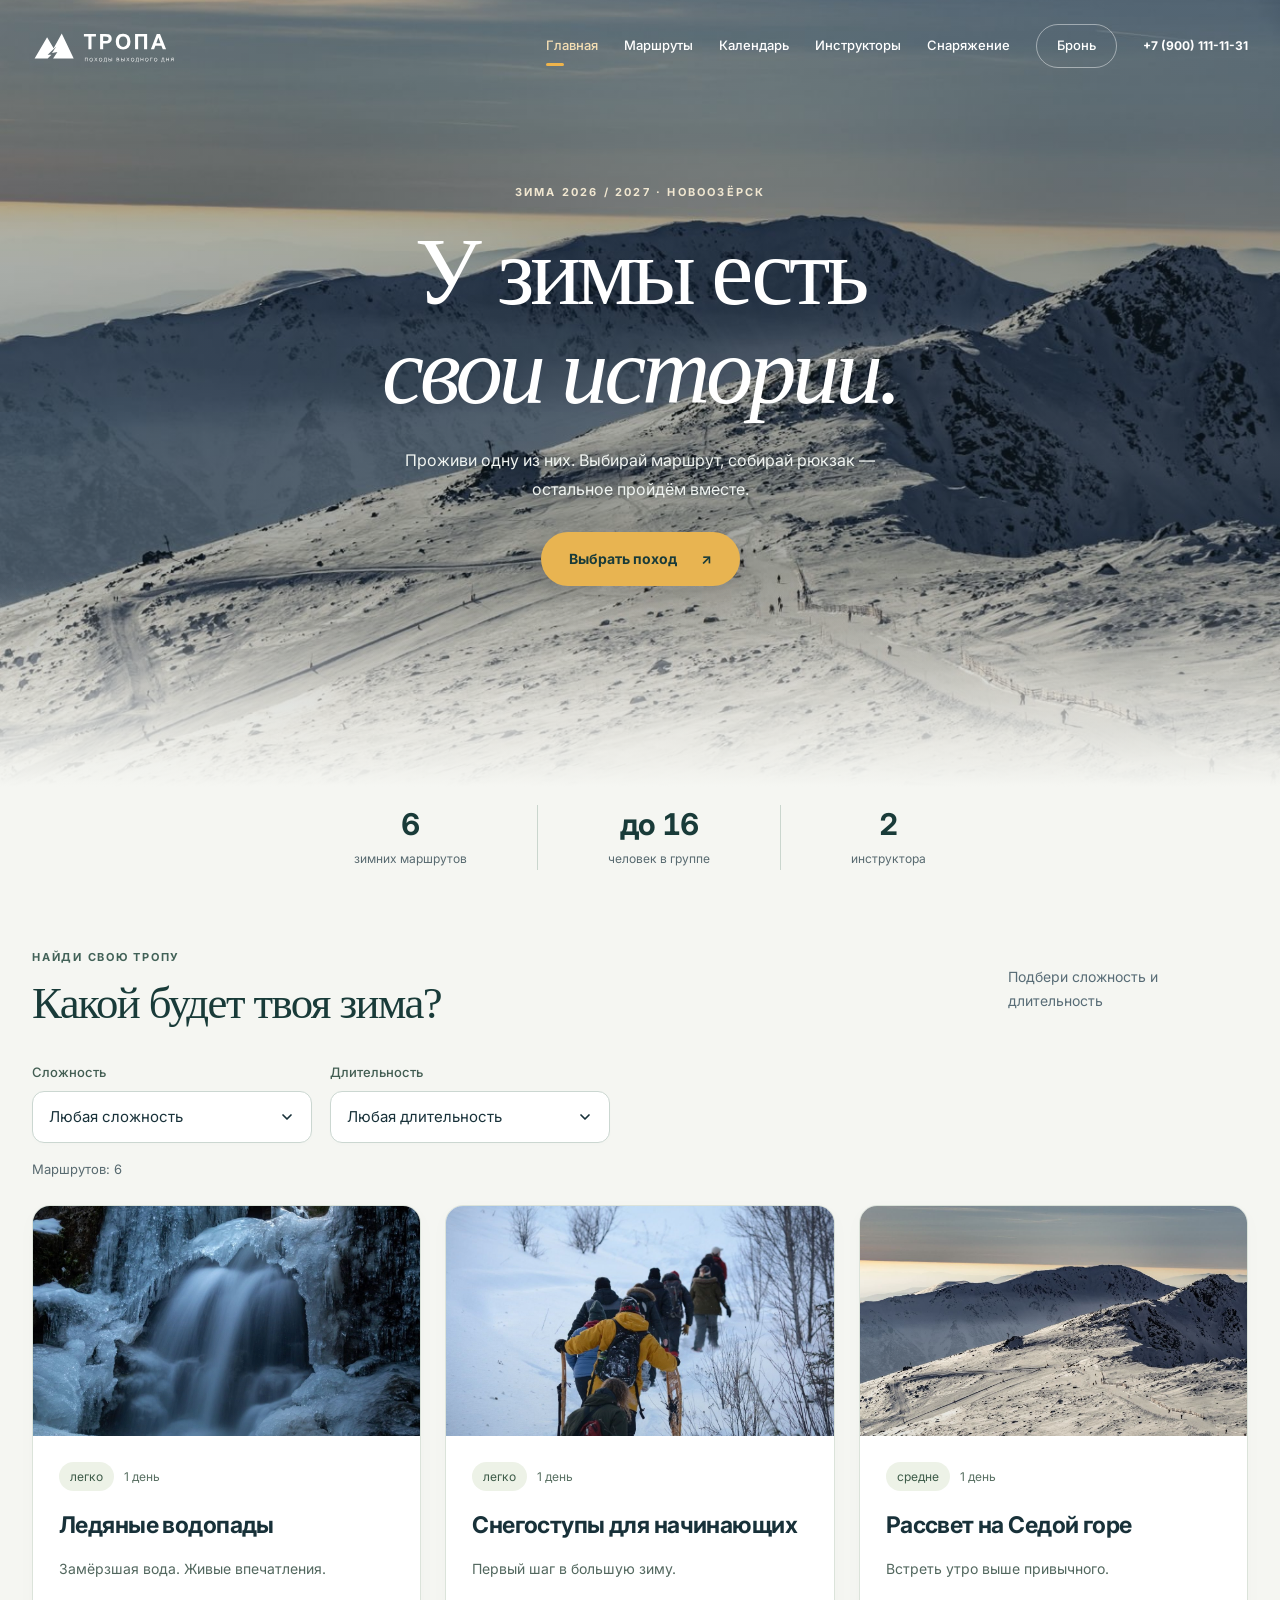
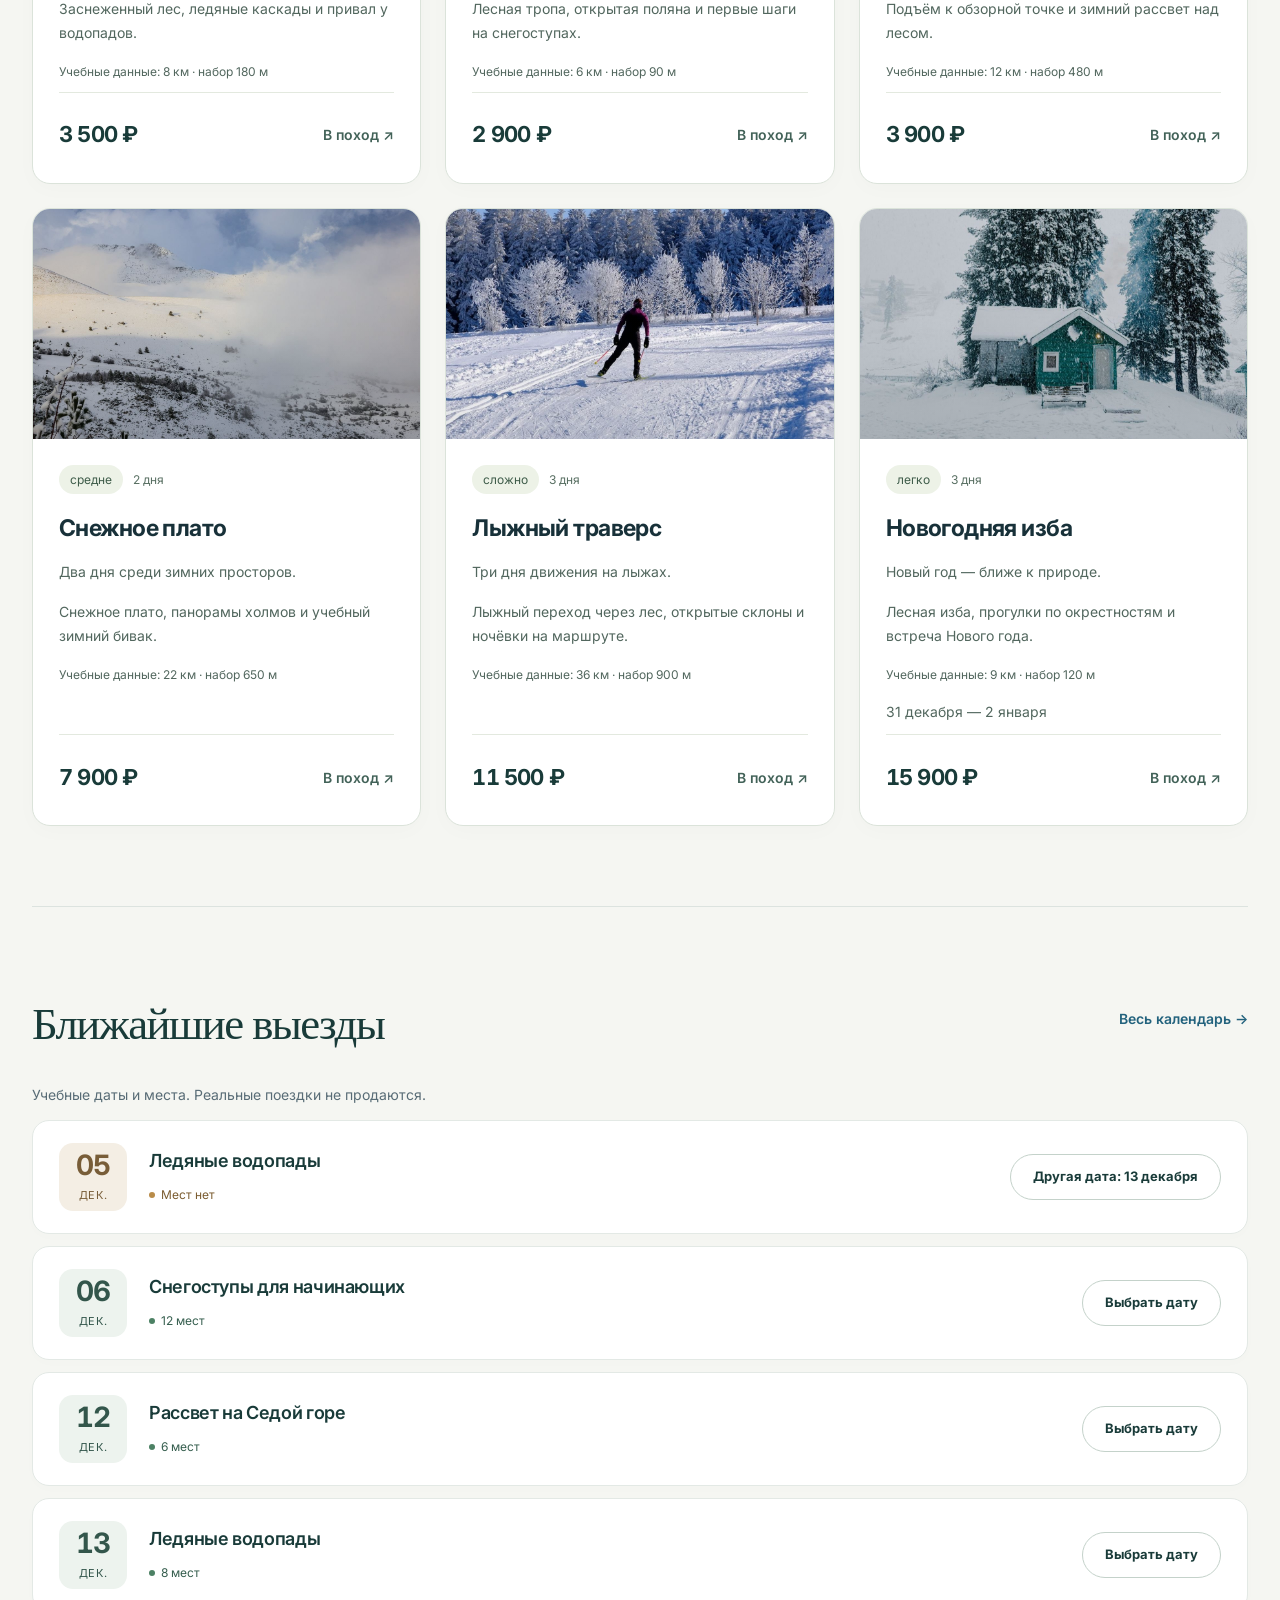
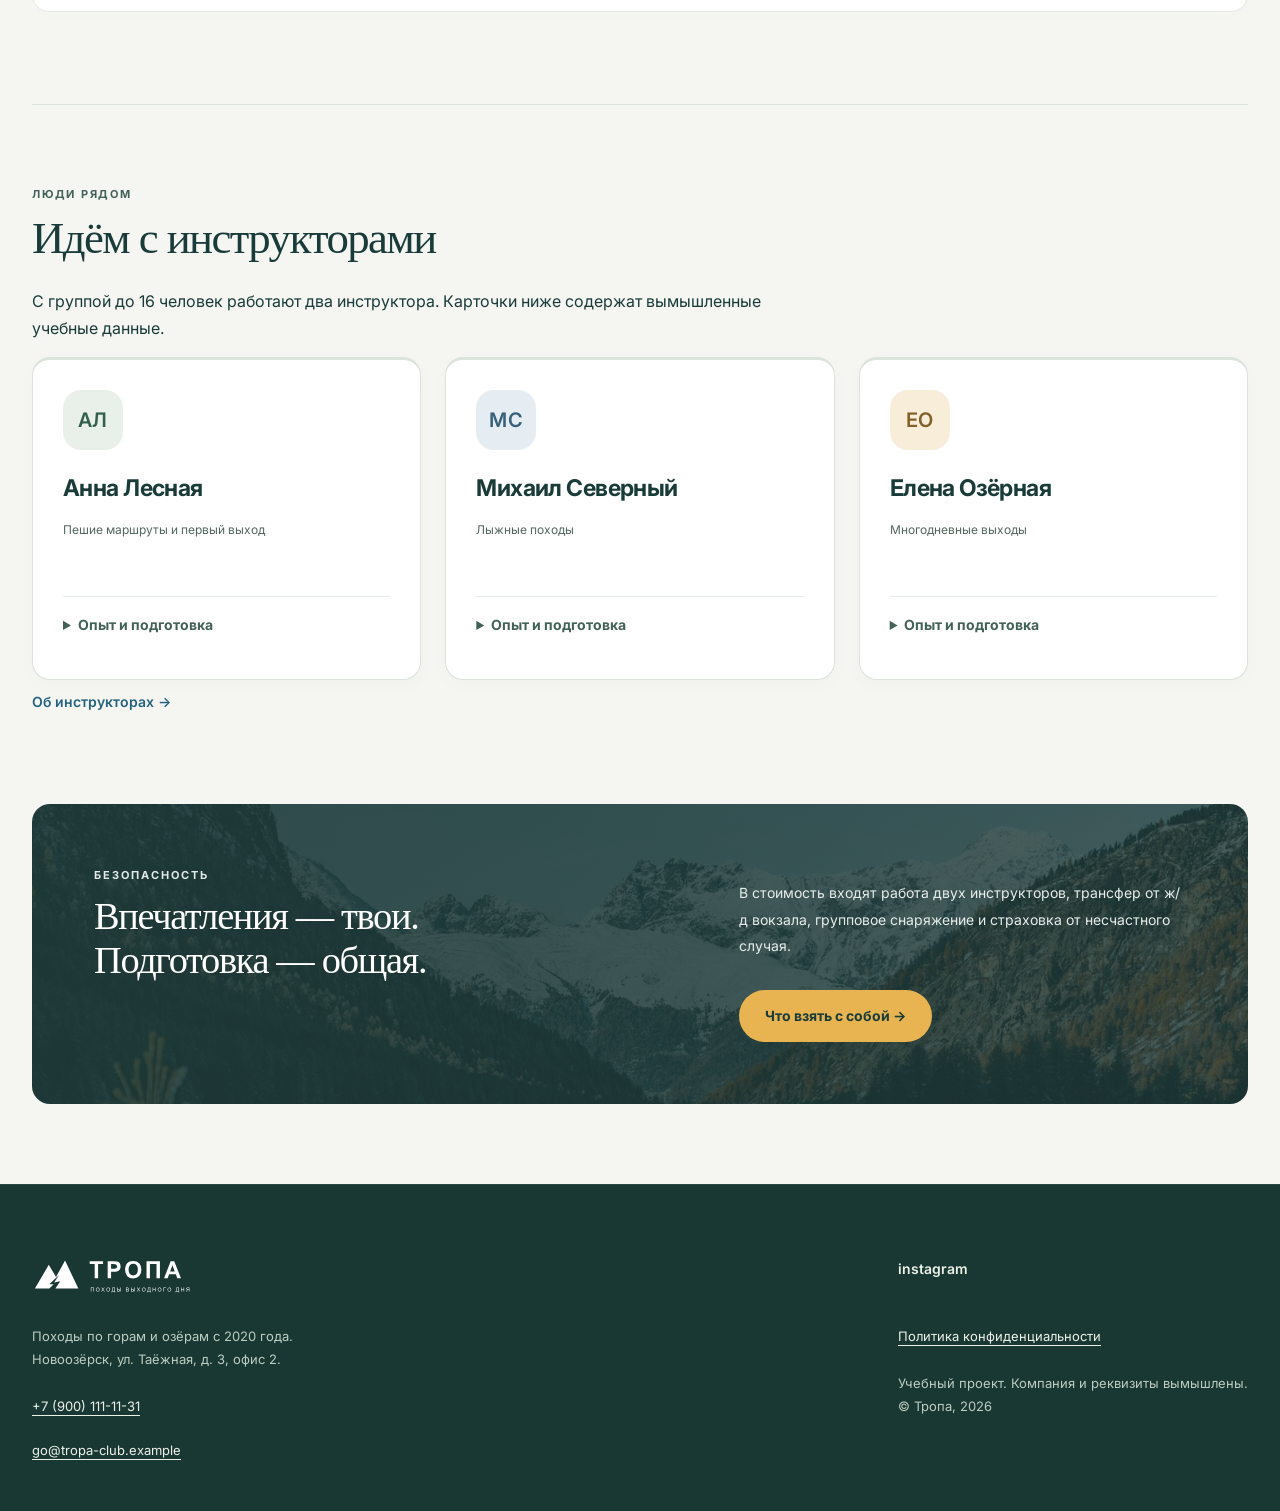
<file: index.html>
<!doctype html><html lang="ru"><head><!-- Google tag (gtag.js) -->
<script async src="https://www.googletagmanager.com/gtag/js?id=G-JG7PNX1WWW"></script>
<script>
window.dataLayer = window.dataLayer || [];
function gtag(){dataLayer.push(arguments);}
gtag('js', new Date());
gtag('config', 'G-JG7PNX1WWW');
</script>
<meta charset="utf-8"><meta name="viewport" content="width=device-width,initial-scale=1"><title>Зимние походы — Турклуб Тропа</title><meta name="description" content="Зимние походы турклуба Тропа: шесть маршрутов, календарь выездов и аренда снаряжения."><meta property="og:title" content="Зимние походы — Тропа"><meta property="og:description" content="Зимние походы турклуба Тропа: шесть маршрутов, календарь выездов и аренда снаряжения."><meta property="og:image" content="/img/og.jpg"><link rel="icon" href="img/favicon.svg" type="image/svg+xml"><link rel="preload" as="image" href="img/travel/sunrise.jpg"><link rel="stylesheet" href="css/style.css?v=design20261029"><script src="js/config.js"></script><script src="js/analytics.js" defer></script><script src="js/data.js" defer></script><script src="js/site.js?v=design20261029" defer></script><link rel="stylesheet" href="css/hybrid.css?v=design20261029"><link rel="stylesheet" href="css/refinements.css?v=design20261029"></head><body class="page-index"><a class="skip-link" href="#main-content">Перейти к содержимому</a><header><div class="wrap header"><a class="logo" href="index.html" aria-label="Тропа — главная"><img class="brand-on-dark" src="img/brand/tropa-logo-light.svg" alt="Тропа" width="180" height="54"><img class="brand-on-light" src="img/brand/tropa-logo.svg" alt="" aria-hidden="true" width="180" height="54"></a><button class="menu" aria-controls="main-nav" aria-expanded="false">Меню</button><nav class="nav" id="main-nav" aria-label="Основное меню"><a href="index.html" aria-current="page">Главная</a><a href="trips.html">Маршруты</a><a href="calendar.html">Календарь</a><a href="guides.html">Инструкторы</a><a href="gear.html">Снаряжение</a><a href="contacts.html">Бронь</a><a class="nav-phone" href="tel:+79001111131" data-event="contact_click" data-contact-type="phone">+7 (900) 111-11-31</a></nav></div></header><main class="wrap" id="main-content" tabindex="-1"><div class="hero-screen"><section class="hero"><div class="hero-copy"><div class="eyebrow">Зима 2026 / 2027 · Новоозёрск</div><h1>У зимы есть<br><em>свои истории.</em></h1><p>Проживи одну из них. Выбирай маршрут, собирай рюкзак — остальное пройдём вместе.</p><a class="btn" href="trips.html" data-event="cta_click" data-button-name="hero_trips" data-page-section="hero">Выбрать поход <span>↗</span></a></div><div class="hero-art" role="img" aria-label="Заснеженные вершины гор"></div></section><div class="hero-facts"><div class="hero-info"><div><b>6</b><span>зимних маршрутов</span></div><div><b>до 16</b><span>человек в группе</span></div><div><b>2</b><span>инструктора</span></div></div></div></div><section class="section"><div class="section-head"><div><div class="eyebrow">Найди свою тропу</div><h2>Какой будет твоя зима?</h2></div><span class="muted">Подбери сложность и длительность</span></div><div class="filters"><label>Сложность<select id="difficulty"><option value="">Любая сложность</option><option value="легко">легко</option><option value="средне">средне</option><option value="сложно">сложно</option></select></label><label>Длительность<select id="duration"><option value="">Любая длительность</option><option value="1">1 день</option><option value="2">2 дня</option><option value="3">3 дня</option></select></label></div><p id="result-count" aria-live="polite"></p><div class="grid" id="trip-grid"></div></section><section class="section"><div class="section-head"><h2>Ближайшие выезды</h2><a href="calendar.html" class="text-link">Весь календарь →</a></div><div data-departures data-limit="4"></div></section><section class="section"><div class="eyebrow">Люди рядом</div><h2>Идём с инструкторами</h2><p>С группой до 16 человек работают два инструктора. Карточки ниже содержат вымышленные учебные данные.</p><div class="grid" data-guides data-summary="true"></div><a href="guides.html" class="text-link">Об инструкторах →</a></section><section class="band"><div><div class="eyebrow" style="color:inherit">Безопасность</div><h2>Впечатления — твои.<br>Подготовка — общая.</h2></div><div><p>В стоимость входят работа двух инструкторов, трансфер от ж/д вокзала, групповое снаряжение и страховка от несчастного случая.</p><a href="gear.html" class="btn">Что взять с собой →</a></div></section></main><footer><div class="wrap"><div><a class="logo" href="index.html" style="color:inherit"><img src="img/brand/tropa-logo-light.svg" alt="ТРОПА — походы выходного дня" width="180" height="54"></a><p>Походы по горам и озёрам с 2020 года.<br>Новоозёрск, ул. Таёжная, д. 3, офис 2.</p><a href="tel:+79001111131" data-event="contact_click" data-contact-type="phone">+7 (900) 111-11-31</a><br><a href="mailto:go@tropa-club.example" data-event="contact_click" data-contact-type="email">go@tropa-club.example</a></div><div><div class="footer-links" data-social-links></div><p><a href="privacy.html">Политика конфиденциальности</a></p><p>Учебный проект. Компания и реквизиты вымышлены.<br>© Тропа, 2026</p></div></div></footer></body></html>
</file>
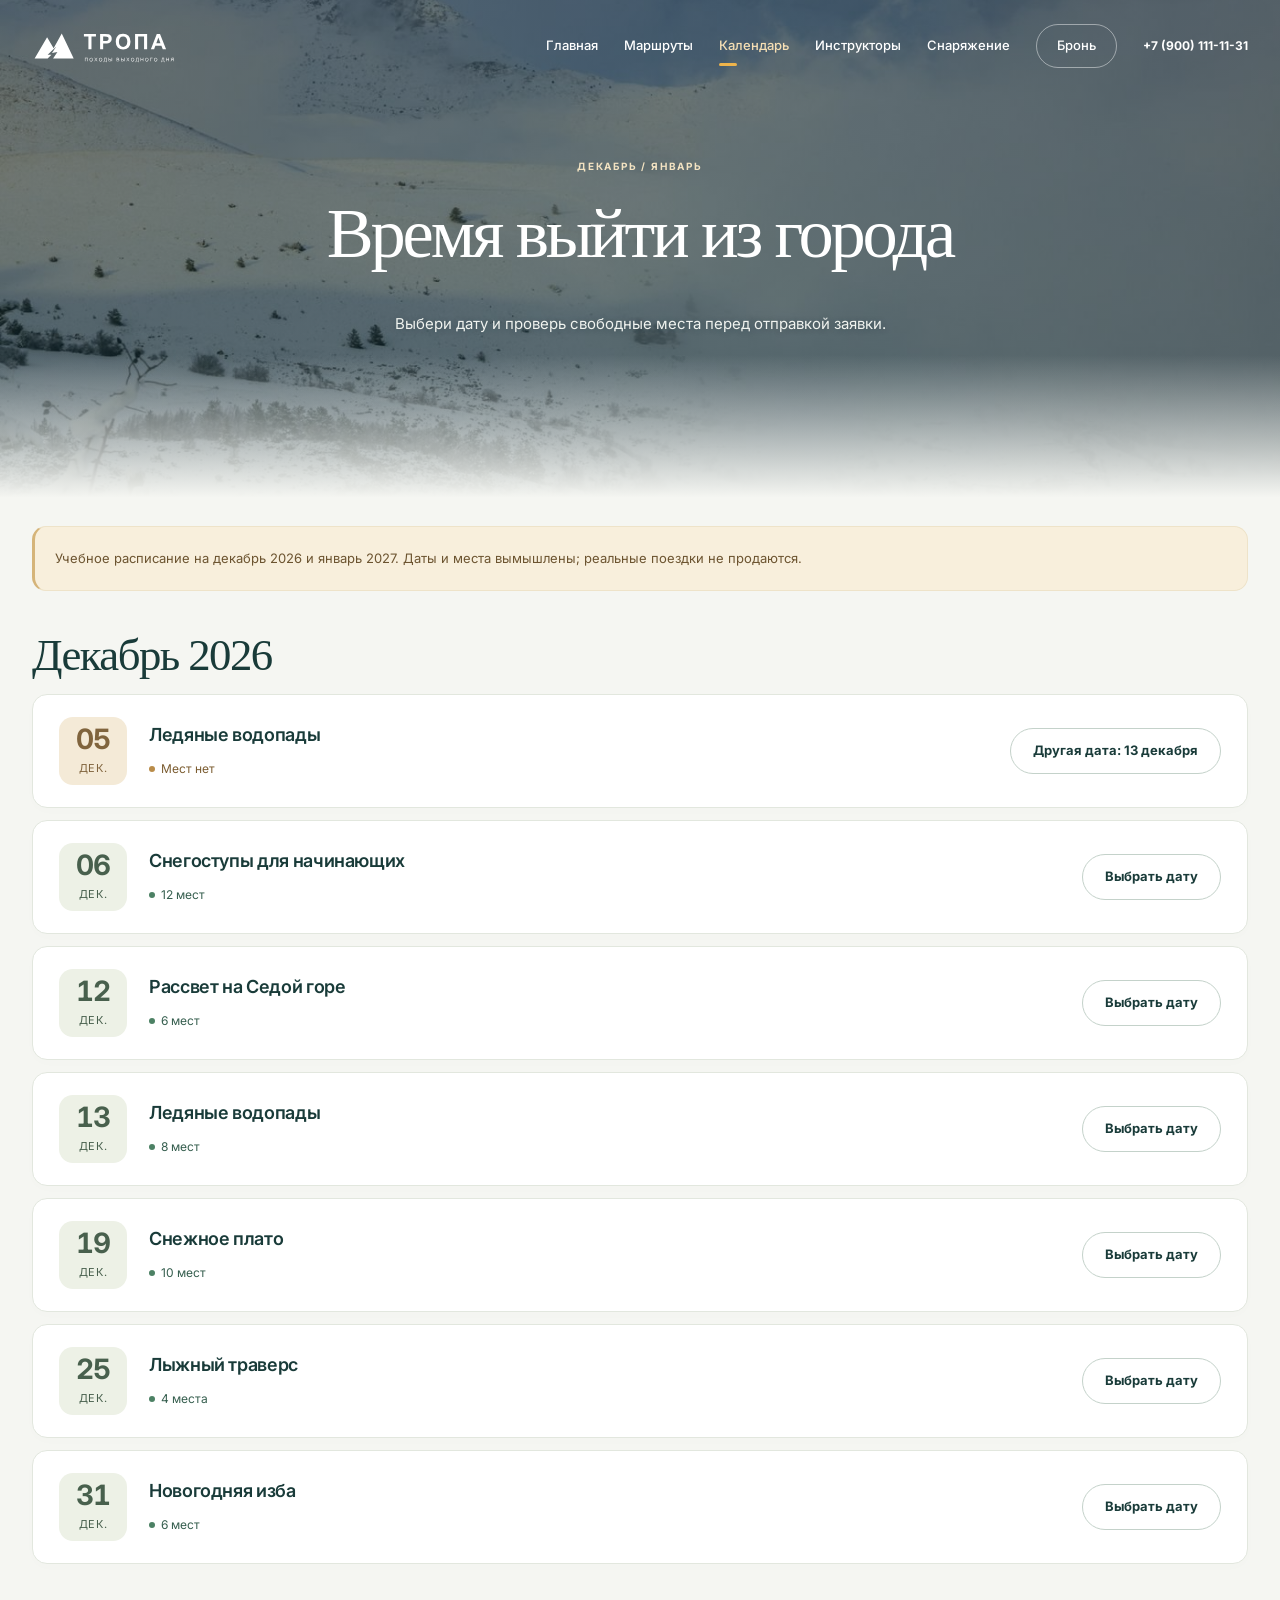
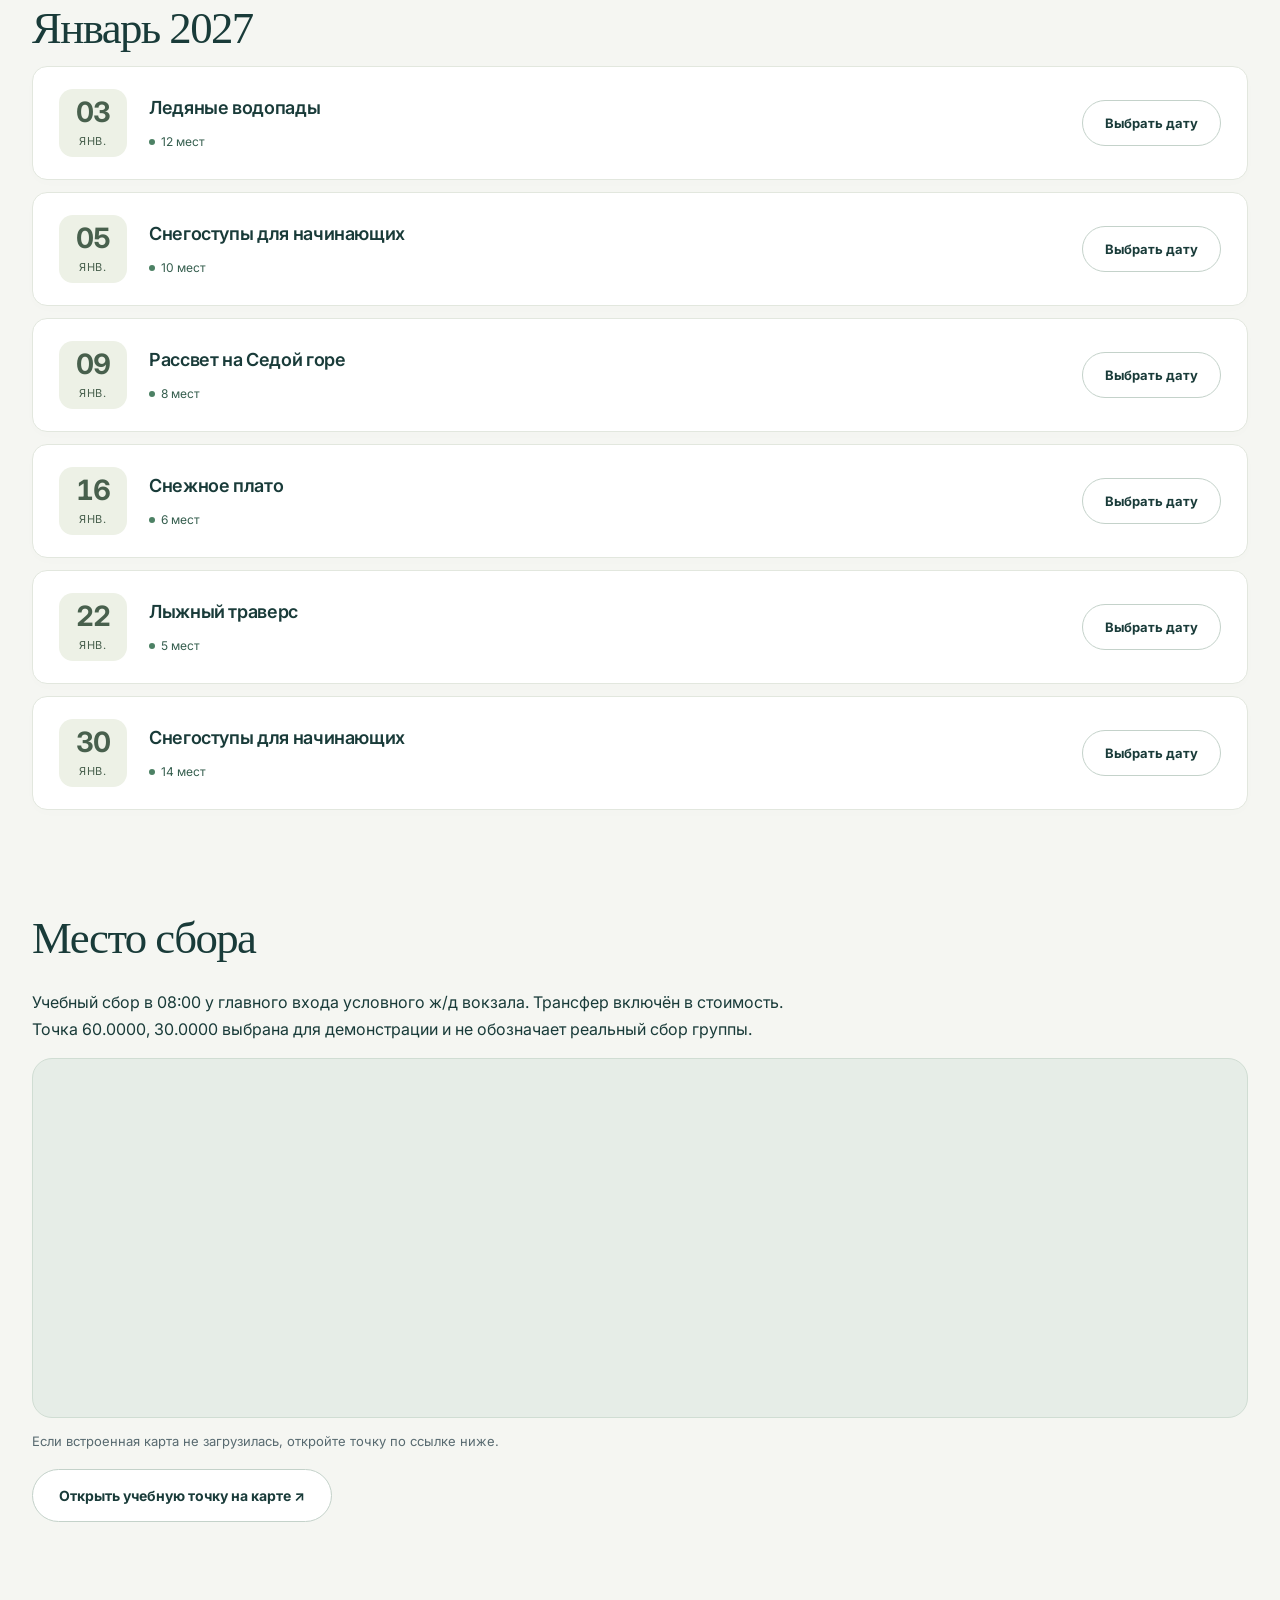
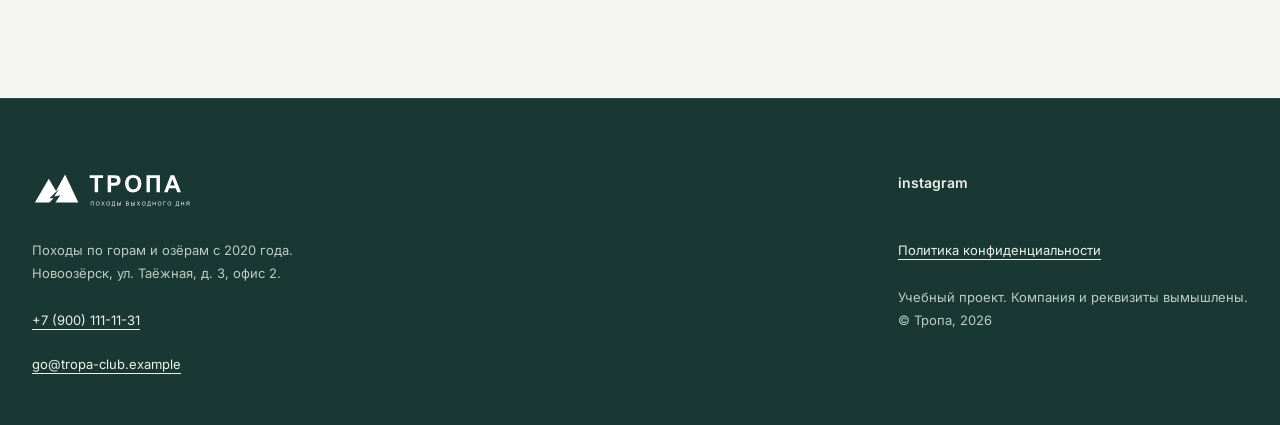
<file: calendar.html>
<!doctype html><html lang="ru"><head><!-- Google tag (gtag.js) -->
<script async src="https://www.googletagmanager.com/gtag/js?id=G-JG7PNX1WWW"></script>
<script>
window.dataLayer = window.dataLayer || [];
function gtag(){dataLayer.push(arguments);}
gtag('js', new Date());
gtag('config', 'G-JG7PNX1WWW');
</script>
<meta charset="utf-8"><meta name="viewport" content="width=device-width,initial-scale=1"><title>Календарь выездов — Турклуб Тропа</title><meta name="description" content="Календарь зимних походов на декабрь и январь, даты и свободные места."><meta property="og:title" content="Календарь выездов — Тропа"><meta property="og:description" content="Календарь зимних походов на декабрь и январь, даты и свободные места."><meta property="og:image" content="/img/og.jpg"><link rel="icon" href="img/favicon.svg" type="image/svg+xml"><link rel="stylesheet" href="css/style.css?v=design20261029"><script src="js/config.js"></script><script src="js/analytics.js" defer></script><script src="js/data.js" defer></script><script src="js/site.js?v=design20261029" defer></script><link rel="stylesheet" href="css/hybrid.css?v=design20261029"><link rel="stylesheet" href="css/refinements.css?v=design20261029"></head><body class="page-calendar"><a class="skip-link" href="#main-content">Перейти к содержимому</a><header><div class="wrap header"><a class="logo" href="index.html" aria-label="Тропа — главная"><img class="brand-on-dark" src="img/brand/tropa-logo-light.svg" alt="Тропа" width="180" height="54"><img class="brand-on-light" src="img/brand/tropa-logo.svg" alt="" aria-hidden="true" width="180" height="54"></a><button class="menu" aria-controls="main-nav" aria-expanded="false">Меню</button><nav class="nav" id="main-nav" aria-label="Основное меню"><a href="index.html">Главная</a><a href="trips.html">Маршруты</a><a href="calendar.html" aria-current="page">Календарь</a><a href="guides.html">Инструкторы</a><a href="gear.html">Снаряжение</a><a href="contacts.html">Бронь</a><a class="nav-phone" href="tel:+79001111131" data-event="contact_click" data-contact-type="phone">+7 (900) 111-11-31</a></nav></div></header><main class="wrap" id="main-content" tabindex="-1"><div class="page-intro"><div class="eyebrow">Декабрь / январь</div><h1>Время выйти из города</h1><p>Выбери дату и проверь свободные места перед отправкой заявки.</p></div><div class="page-content wrap"><p class="notice">Учебное расписание на декабрь 2026 и январь 2027. Даты и места вымышлены; реальные поездки не продаются.</p><section data-departures aria-label="Календарь выездов"></section><section class="section"><h2>Место сбора</h2><p>Учебный сбор в 08:00 у главного входа условного ж/д вокзала. Трансфер включён в стоимость. Точка 60.0000, 30.0000 выбрана для демонстрации и не обозначает реальный сбор группы.</p><iframe class="meeting-map" title="Карта учебной точки сбора" loading="lazy" src="https://www.openstreetmap.org/export/embed.html?bbox=29.98%2C59.99%2C30.02%2C60.01&amp;layer=mapnik&amp;marker=60%2C30"></iframe><p class="map-help">Если встроенная карта не загрузилась, откройте точку по ссылке ниже.</p><p><a class="btn secondary" href="https://www.openstreetmap.org/?mlat=60&amp;mlon=30#map=14/60/30" target="_blank" rel="noopener" data-event="map_open" data-map-service="openstreetmap">Открыть учебную точку на карте ↗</a></p></section></div></main><footer><div class="wrap"><div><a class="logo" href="index.html" style="color:inherit"><img src="img/brand/tropa-logo-light.svg" alt="ТРОПА — походы выходного дня" width="180" height="54"></a><p>Походы по горам и озёрам с 2020 года.<br>Новоозёрск, ул. Таёжная, д. 3, офис 2.</p><a href="tel:+79001111131" data-event="contact_click" data-contact-type="phone">+7 (900) 111-11-31</a><br><a href="mailto:go@tropa-club.example" data-event="contact_click" data-contact-type="email">go@tropa-club.example</a></div><div><div class="footer-links" data-social-links></div><p><a href="privacy.html">Политика конфиденциальности</a></p><p>Учебный проект. Компания и реквизиты вымышлены.<br>© Тропа, 2026</p></div></div></footer></body></html>
</file>
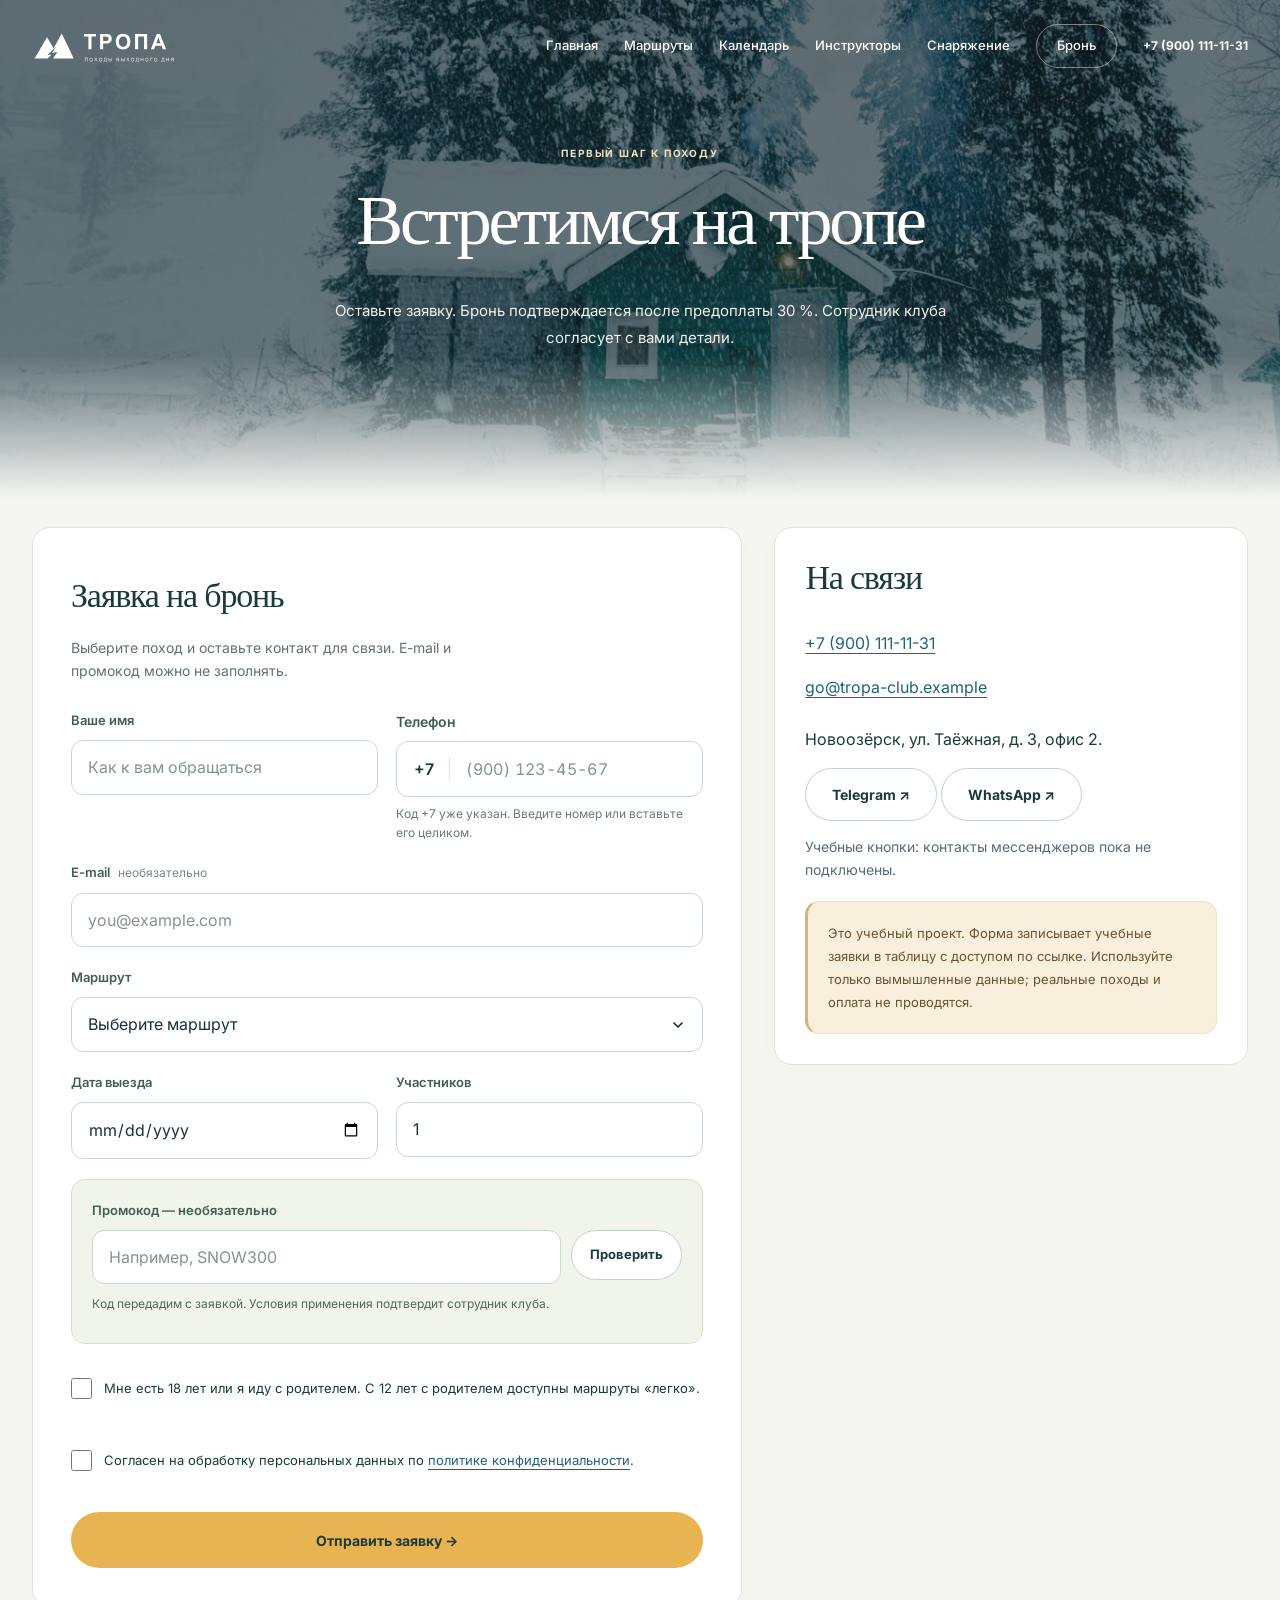
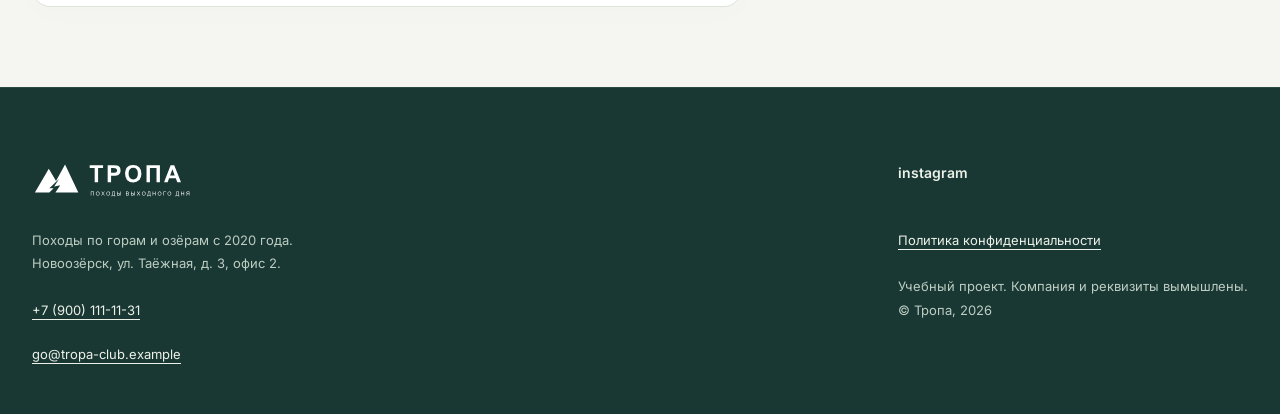
<file: contacts.html>
<!doctype html><html lang="ru"><head><!-- Google tag (gtag.js) -->
<script async src="https://www.googletagmanager.com/gtag/js?id=G-JG7PNX1WWW"></script>
<script>
window.dataLayer = window.dataLayer || [];
function gtag(){dataLayer.push(arguments);}
gtag('js', new Date());
gtag('config', 'G-JG7PNX1WWW');
</script>
<meta charset="utf-8"><meta name="viewport" content="width=device-width,initial-scale=1"><title>Бронь и контакты — Турклуб Тропа</title><meta name="description" content="Заявка на бронь зимнего похода: маршрут, дата и количество участников. Контакты Тропы."><meta property="og:title" content="Бронь и контакты — Тропа"><meta property="og:description" content="Заявка на бронь зимнего похода: маршрут, дата и количество участников. Контакты Тропы."><meta property="og:image" content="/img/og.jpg"><link rel="icon" href="img/favicon.svg" type="image/svg+xml"><link rel="stylesheet" href="css/style.css?v=design20261029"><script src="js/config.js"></script><script src="js/analytics.js" defer></script><script src="js/data.js" defer></script><script src="js/site.js?v=design20261029" defer></script><script src="js/phone.js?v=phone20261029" defer></script><script src="js/form.js?v=phone20261029" defer></script><link rel="stylesheet" href="css/hybrid.css?v=design20261029"><link rel="stylesheet" href="css/refinements.css?v=phone20261029"></head><body class="page-contacts"><a class="skip-link" href="#main-content">Перейти к содержимому</a><header><div class="wrap header"><a class="logo" href="index.html" aria-label="Тропа — главная"><img class="brand-on-dark" src="img/brand/tropa-logo-light.svg" alt="Тропа" width="180" height="54"><img class="brand-on-light" src="img/brand/tropa-logo.svg" alt="" aria-hidden="true" width="180" height="54"></a><button class="menu" aria-controls="main-nav" aria-expanded="false">Меню</button><nav class="nav" id="main-nav" aria-label="Основное меню"><a href="index.html">Главная</a><a href="trips.html">Маршруты</a><a href="calendar.html">Календарь</a><a href="guides.html">Инструкторы</a><a href="gear.html">Снаряжение</a><a href="contacts.html" aria-current="page">Бронь</a><a class="nav-phone" href="tel:+79001111131" data-event="contact_click" data-contact-type="phone">+7 (900) 111-11-31</a></nav></div></header><main class="wrap" id="main-content" tabindex="-1"><div class="page-intro"><div class="eyebrow">Первый шаг к походу</div><h1>Встретимся на тропе</h1><p>Оставьте заявку. Бронь подтверждается после предоплаты 30 %. Сотрудник клуба согласует с вами детали.</p></div><div class="page-content wrap"><div class="split booking-layout"><section class="panel"><h2>Заявка на бронь</h2><p class="booking-intro">Выберите поход и оставьте контакт для связи. E-mail и промокод можно не заполнять.</p><form id="booking-form" name="booking-form" action="thanks.html" method="get" novalidate><input type="hidden" name="request_id"><input type="hidden" name="utm_source"><input type="hidden" name="utm_medium"><input type="hidden" name="utm_campaign"><input type="hidden" name="utm_content"><label class="field"><span>Ваше имя</span><input id="name" name="name" autocomplete="given-name" placeholder="Как к вам обращаться" minlength="2" maxlength="60" required aria-describedby="error-name"><span class="error" id="error-name"></span></label><div class="field phone-field"><label for="phone">Телефон</label><div class="phone-control"><span class="phone-code" aria-hidden="true">+7</span><input id="phone" name="phone" type="tel" inputmode="tel" autocomplete="tel-national" placeholder="(900) 123-45-67" maxlength="24" required aria-describedby="phone-hint error-phone"></div><small class="phone-hint" id="phone-hint">Код +7 уже указан. Введите номер или вставьте его целиком.</small><span class="error" id="error-phone" aria-live="polite"></span></div><label class="field"><span>E-mail <small class="optional">необязательно</small></span><input id="email" name="email" type="email" inputmode="email" autocomplete="email" autocapitalize="off" spellcheck="false" placeholder="you@example.com" maxlength="200" aria-describedby="error-email"><span class="error" id="error-email"></span></label><label class="field"><span>Маршрут</span><select id="trip_id" name="trip_id" aria-describedby="error-trip_id" required><option value="">Выберите маршрут</option><option value="icefalls">Ледяные водопады</option><option value="snowshoes">Снегоступы для начинающих</option><option value="sunrise">Рассвет на Седой горе</option><option value="plateau">Снежное плато</option><option value="traverse">Лыжный траверс</option><option value="newyear_hut">Новогодняя изба</option></select><span class="error" id="error-trip_id"></span></label><label class="field"><span>Дата выезда</span><input id="trip_date" name="trip_date" type="date" min="2026-12-01" max="2027-01-31" required aria-describedby="error-trip_date"><span class="error" id="error-trip_date"></span></label><label class="field"><span>Участников</span><input id="participants" name="participants" type="number" inputmode="numeric" min="1" max="6" value="1" required aria-describedby="error-participants"><span class="error" id="error-participants"></span></label><div class="field promo-field"><label for="promo_code">Промокод — необязательно</label><div class="promo-entry"><input id="promo_code" name="promo_code" type="text" autocomplete="off" autocapitalize="characters" spellcheck="false" maxlength="32" placeholder="Например, SNOW300" aria-describedby="promo-feedback error-promo_code"><button class="btn secondary" type="button" id="promo-check">Проверить</button></div><span id="promo-feedback" role="status" aria-live="polite">Код передадим с заявкой. Условия применения подтвердит сотрудник клуба.</span><span class="error" id="error-promo_code"></span></div><label class="check"><input id="age" name="age" type="checkbox" required aria-describedby="error-age"><span>Мне есть 18 лет или я иду с родителем. С 12 лет с родителем доступны маршруты «легко».</span></label><span class="error" id="error-age"></span><label class="check"><input id="consent" name="consent" type="checkbox" required aria-describedby="error-consent"><span>Согласен на обработку персональных данных по <a href="privacy.html">политике конфиденциальности</a>.</span></label><span class="error" id="error-consent"></span><button class="btn" type="submit">Отправить заявку →</button><p id="form-status" role="status" aria-live="polite"></p></form></section><aside><h2>На связи</h2><p><a href="tel:+79001111131" data-event="contact_click" data-contact-type="phone">+7 (900) 111-11-31</a><br><a href="mailto:go@tropa-club.example" data-event="contact_click" data-contact-type="email">go@tropa-club.example</a></p><p>Новоозёрск, ул. Таёжная, д. 3, офис 2.</p><div data-messenger-links><a class="btn secondary" href="#messenger-status" data-event="messenger_click" data-messenger="telegram" data-page-section="contacts" data-demo-messenger>Telegram ↗</a> <a class="btn secondary" href="#messenger-status" data-event="messenger_click" data-messenger="whatsapp" data-page-section="contacts" data-demo-messenger>WhatsApp ↗</a></div><p class="muted">Учебные кнопки: контакты мессенджеров пока не подключены.</p><p id="messenger-status" role="status" aria-live="polite"></p><div class="notice">Это учебный проект. Форма записывает учебные заявки в таблицу с доступом по ссылке. Используйте только вымышленные данные; реальные походы и оплата не проводятся.</div></aside></div></div></main><footer><div class="wrap"><div><a class="logo" href="index.html" style="color:inherit"><img src="img/brand/tropa-logo-light.svg" alt="ТРОПА — походы выходного дня" width="180" height="54"></a><p>Походы по горам и озёрам с 2020 года.<br>Новоозёрск, ул. Таёжная, д. 3, офис 2.</p><a href="tel:+79001111131" data-event="contact_click" data-contact-type="phone">+7 (900) 111-11-31</a><br><a href="mailto:go@tropa-club.example" data-event="contact_click" data-contact-type="email">go@tropa-club.example</a></div><div><div class="footer-links" data-social-links></div><p><a href="privacy.html">Политика конфиденциальности</a></p><p>Учебный проект. Компания и реквизиты вымышлены.<br>© Тропа, 2026</p></div></div></footer></body></html>
</file>
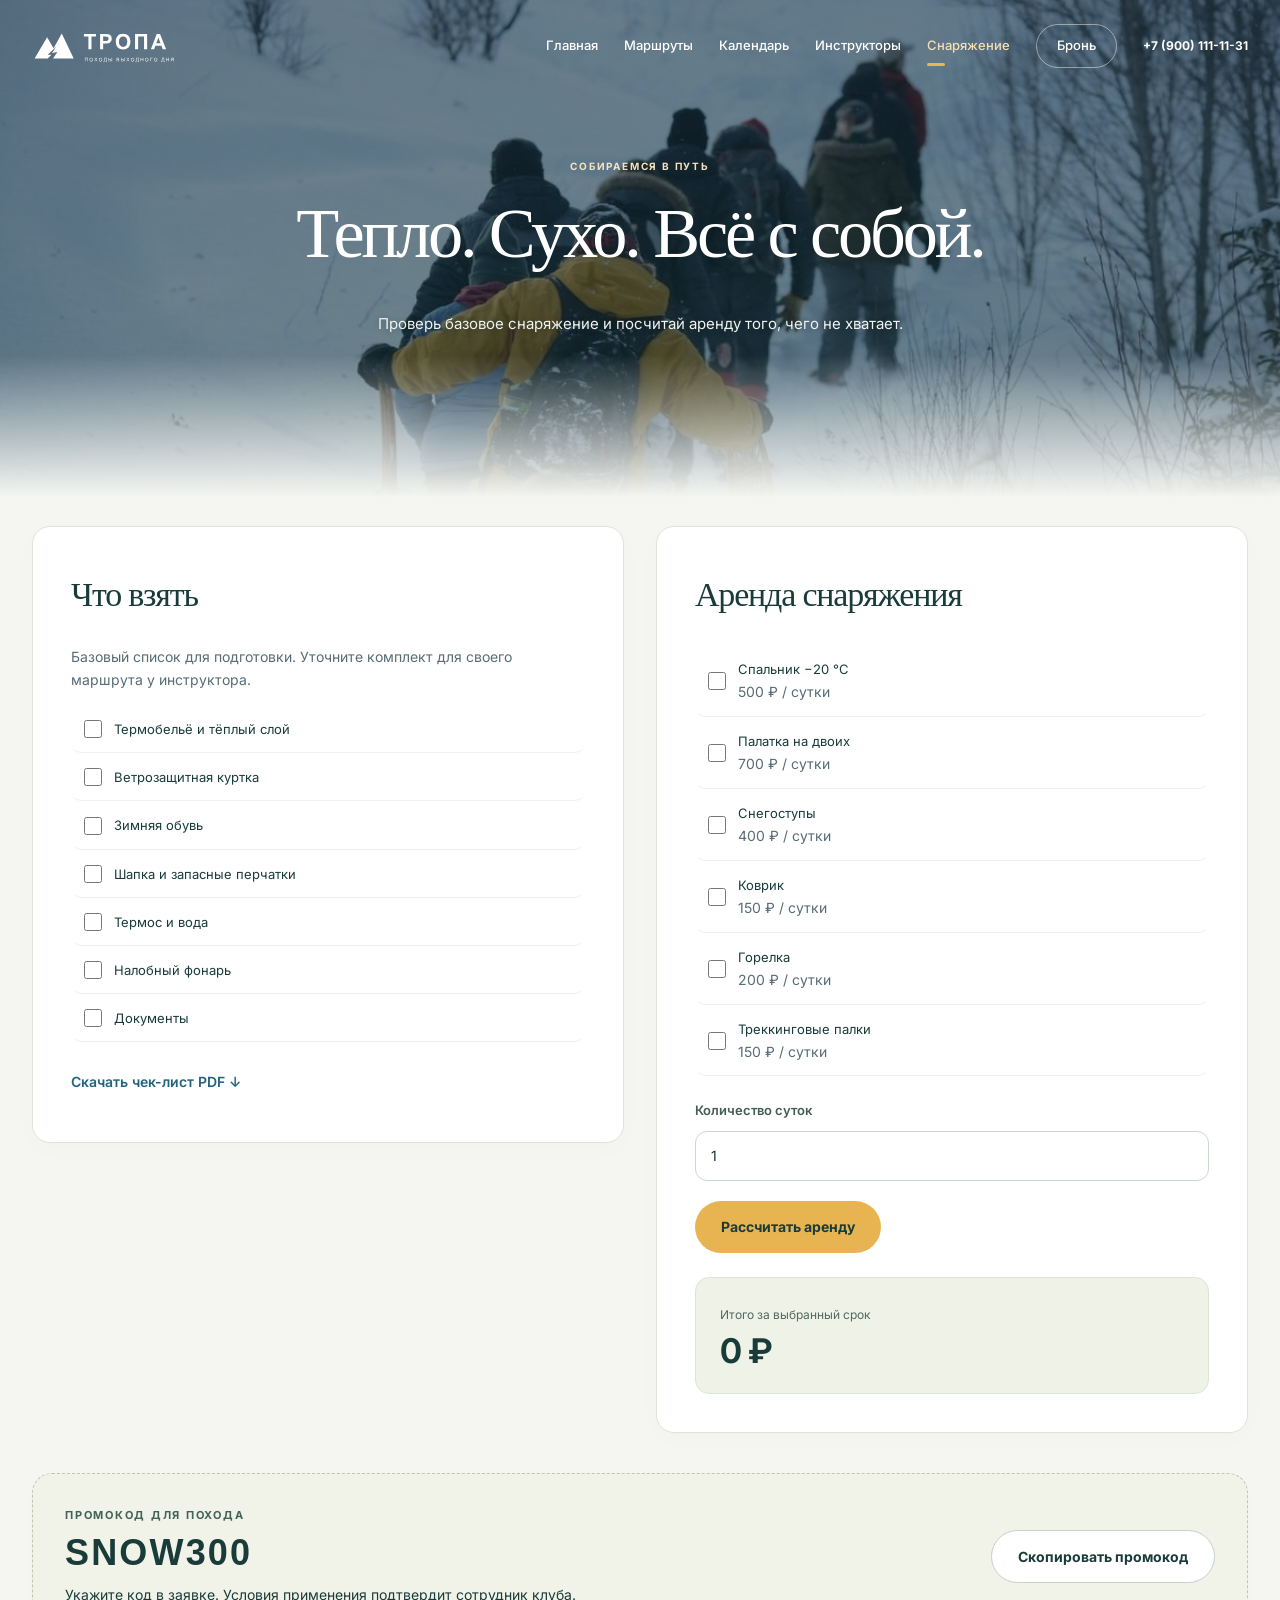
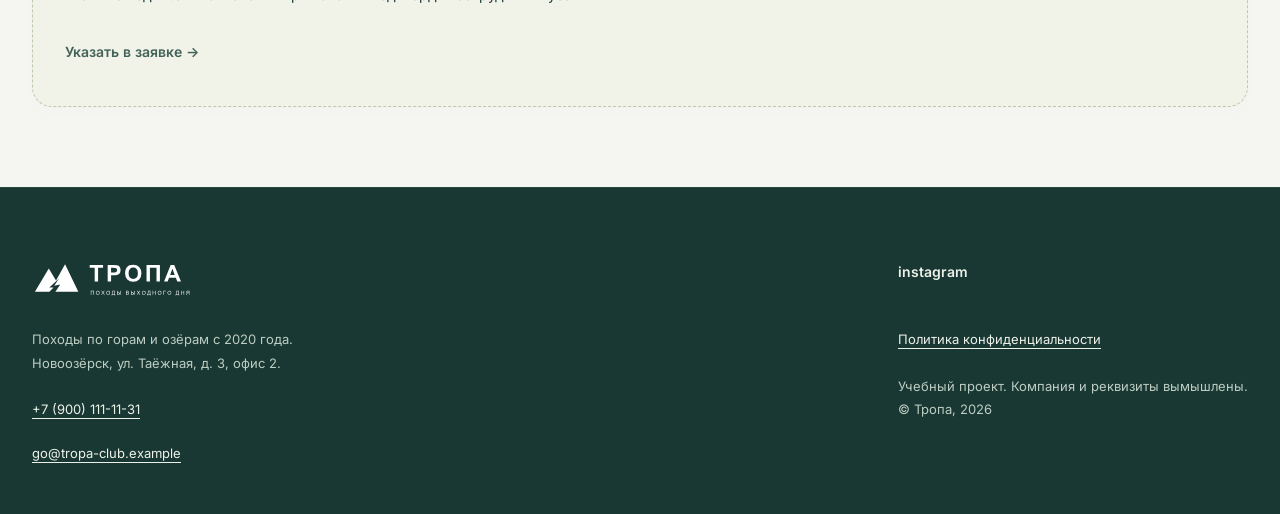
<file: gear.html>
<!doctype html><html lang="ru"><head><!-- Google tag (gtag.js) -->
<script async src="https://www.googletagmanager.com/gtag/js?id=G-JG7PNX1WWW"></script>
<script>
window.dataLayer = window.dataLayer || [];
function gtag(){dataLayer.push(arguments);}
gtag('js', new Date());
gtag('config', 'G-JG7PNX1WWW');
</script>
<meta charset="utf-8"><meta name="viewport" content="width=device-width,initial-scale=1"><title>Снаряжение — Турклуб Тропа</title><meta name="description" content="Чек-лист для зимнего похода и калькулятор аренды снаряжения турклуба Тропа."><meta property="og:title" content="Снаряжение — Тропа"><meta property="og:description" content="Чек-лист для зимнего похода и калькулятор аренды снаряжения турклуба Тропа."><meta property="og:image" content="/img/og.jpg"><link rel="icon" href="img/favicon.svg" type="image/svg+xml"><link rel="stylesheet" href="css/style.css?v=design20261029"><script src="js/config.js"></script><script src="js/analytics.js" defer></script><script src="js/data.js" defer></script><script src="js/site.js?v=design20261029" defer></script><link rel="stylesheet" href="css/hybrid.css?v=design20261029"><link rel="stylesheet" href="css/refinements.css?v=design20261029"></head><body class="page-gear"><a class="skip-link" href="#main-content">Перейти к содержимому</a><header><div class="wrap header"><a class="logo" href="index.html" aria-label="Тропа — главная"><img class="brand-on-dark" src="img/brand/tropa-logo-light.svg" alt="Тропа" width="180" height="54"><img class="brand-on-light" src="img/brand/tropa-logo.svg" alt="" aria-hidden="true" width="180" height="54"></a><button class="menu" aria-controls="main-nav" aria-expanded="false">Меню</button><nav class="nav" id="main-nav" aria-label="Основное меню"><a href="index.html">Главная</a><a href="trips.html">Маршруты</a><a href="calendar.html">Календарь</a><a href="guides.html">Инструкторы</a><a href="gear.html" aria-current="page">Снаряжение</a><a href="contacts.html">Бронь</a><a class="nav-phone" href="tel:+79001111131" data-event="contact_click" data-contact-type="phone">+7 (900) 111-11-31</a></nav></div></header><main class="wrap" id="main-content" tabindex="-1"><div class="page-intro"><div class="eyebrow">Собираемся в путь</div><h1>Тепло. Сухо. Всё с собой.</h1><p>Проверь базовое снаряжение и посчитай аренду того, чего не хватает.</p></div><div class="page-content wrap"><div class="split gear-layout"><section class="panel"><h2>Что взять</h2><p class="muted">Базовый список для подготовки. Уточните комплект для своего маршрута у инструктора.</p><label class="check"><input type="checkbox" data-item="layers"><span>Термобельё и тёплый слой</span></label><label class="check"><input type="checkbox" data-item="jacket"><span>Ветрозащитная куртка</span></label><label class="check"><input type="checkbox" data-item="boots"><span>Зимняя обувь</span></label><label class="check"><input type="checkbox" data-item="gloves"><span>Шапка и запасные перчатки</span></label><label class="check"><input type="checkbox" data-item="thermos"><span>Термос и вода</span></label><label class="check"><input type="checkbox" data-item="light"><span>Налобный фонарь</span></label><label class="check"><input type="checkbox" data-item="documents"><span>Документы</span></label><a class="text-link" href="files/checklist.pdf" download>Скачать чек-лист PDF ↓</a></section><section class="panel"><h2>Аренда снаряжения</h2><div id="rental"><label class="check"><input type="checkbox" name="rental" value="sleeping_bag" data-price="500"><span>Спальник −20 °C<br><small class="muted">500 ₽ / сутки</small></span></label><label class="check"><input type="checkbox" name="rental" value="tent" data-price="700"><span>Палатка на двоих<br><small class="muted">700 ₽ / сутки</small></span></label><label class="check"><input type="checkbox" name="rental" value="snowshoes" data-price="400"><span>Снегоступы<br><small class="muted">400 ₽ / сутки</small></span></label><label class="check"><input type="checkbox" name="rental" value="mat" data-price="150"><span>Коврик<br><small class="muted">150 ₽ / сутки</small></span></label><label class="check"><input type="checkbox" name="rental" value="burner" data-price="200"><span>Горелка<br><small class="muted">200 ₽ / сутки</small></span></label><label class="check"><input type="checkbox" name="rental" value="poles" data-price="150"><span>Треккинговые палки<br><small class="muted">150 ₽ / сутки</small></span></label><label class="field"><span>Количество суток</span><input id="rental-days" type="number" min="1" max="30" value="1"></label><button class="btn" id="rental-calculate">Рассчитать аренду</button><div class="rental-summary"><span>Итого за выбранный срок</span><output id="rental-total" aria-live="polite">0 ₽</output></div></div></section></div><section class="section promo-panel"><div class="eyebrow">Промокод для похода</div><h2>SNOW300</h2><p>Укажите код в заявке. Условия применения подтвердит сотрудник клуба.</p><button class="btn secondary" id="copy-promo">Скопировать промокод</button><span id="copy-status" role="status"></span><a class="text-link promo-book" href="contacts.html?promo=SNOW300">Указать в заявке →</a></section></div></main><footer><div class="wrap"><div><a class="logo" href="index.html" style="color:inherit"><img src="img/brand/tropa-logo-light.svg" alt="ТРОПА — походы выходного дня" width="180" height="54"></a><p>Походы по горам и озёрам с 2020 года.<br>Новоозёрск, ул. Таёжная, д. 3, офис 2.</p><a href="tel:+79001111131" data-event="contact_click" data-contact-type="phone">+7 (900) 111-11-31</a><br><a href="mailto:go@tropa-club.example" data-event="contact_click" data-contact-type="email">go@tropa-club.example</a></div><div><div class="footer-links" data-social-links></div><p><a href="privacy.html">Политика конфиденциальности</a></p><p>Учебный проект. Компания и реквизиты вымышлены.<br>© Тропа, 2026</p></div></div></footer></body></html>
</file>
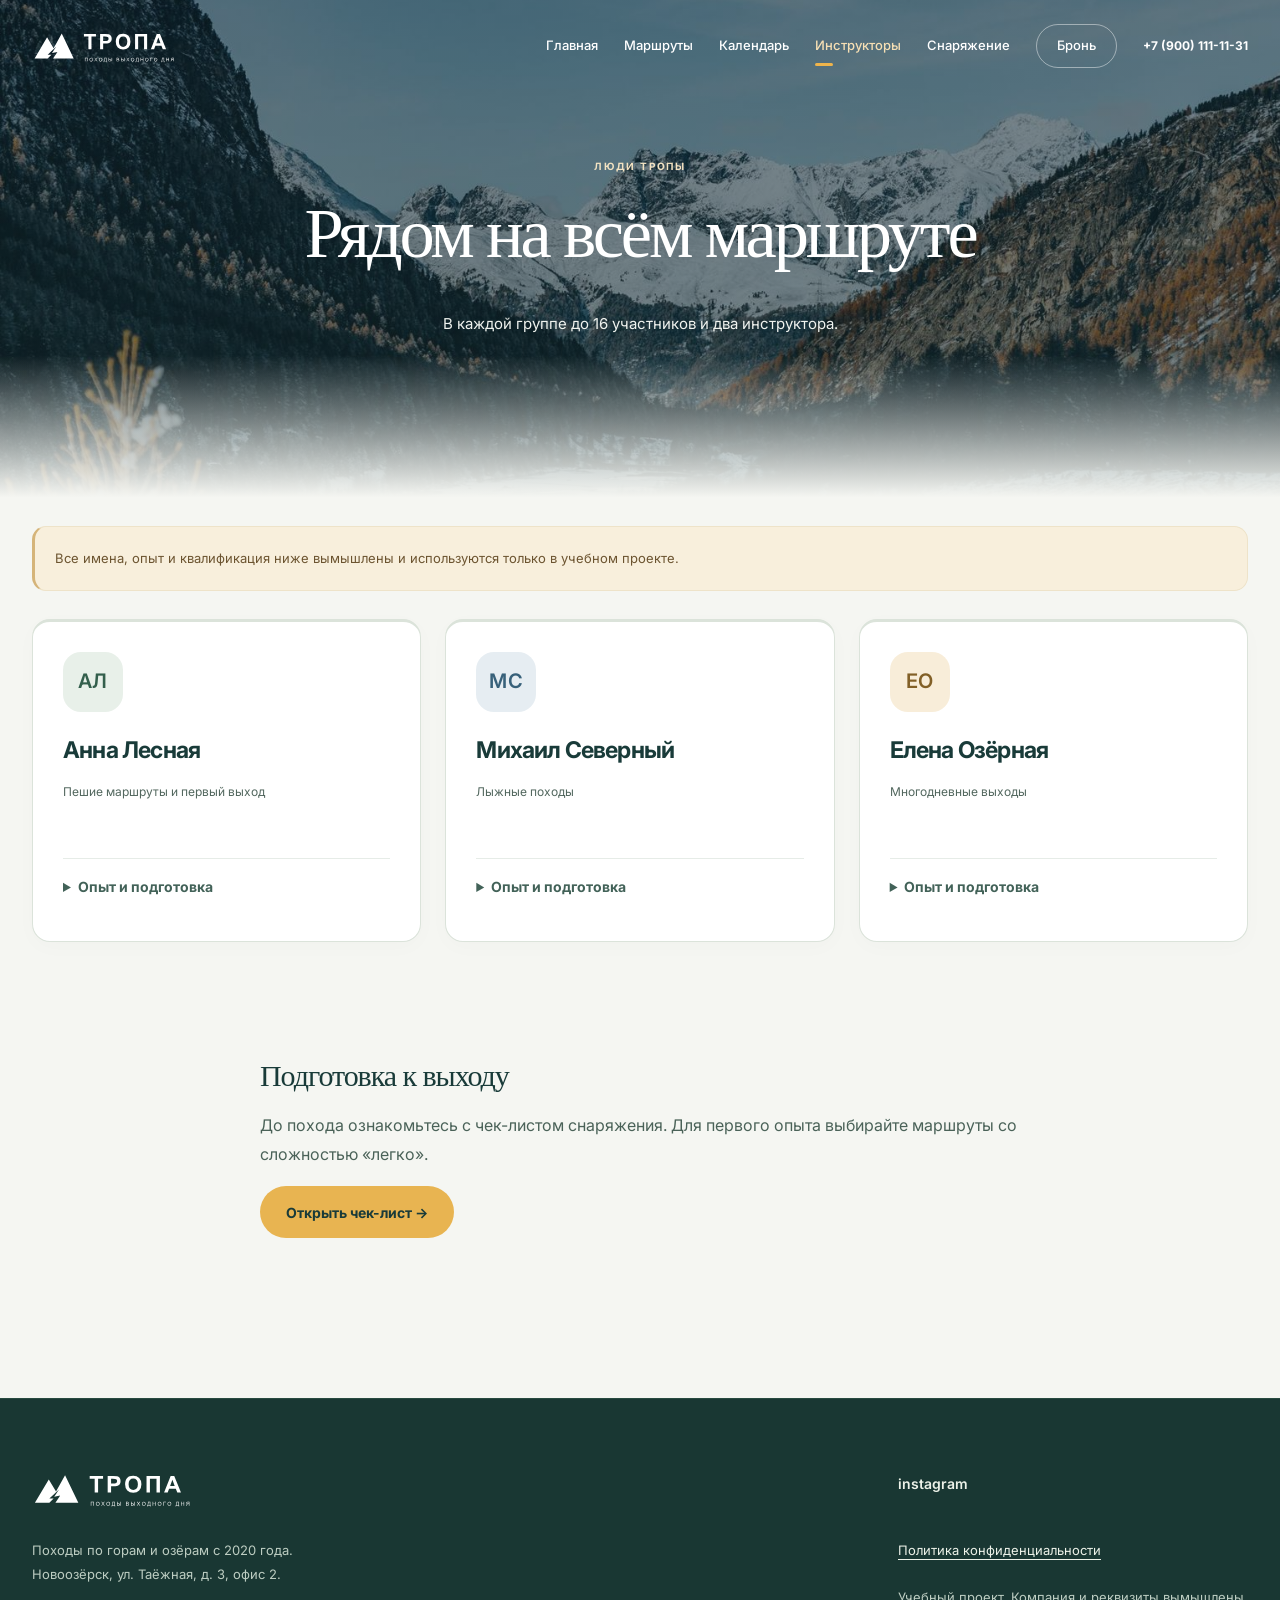
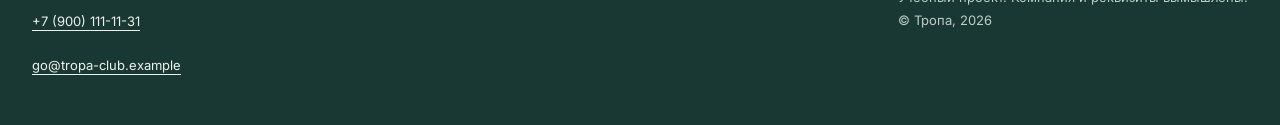
<file: guides.html>
<!doctype html><html lang="ru"><head><!-- Google tag (gtag.js) -->
<script async src="https://www.googletagmanager.com/gtag/js?id=G-JG7PNX1WWW"></script>
<script>
window.dataLayer = window.dataLayer || [];
function gtag(){dataLayer.push(arguments);}
gtag('js', new Date());
gtag('config', 'G-JG7PNX1WWW');
</script>
<meta charset="utf-8"><meta name="viewport" content="width=device-width,initial-scale=1"><title>Инструкторы — Турклуб Тропа</title><meta name="description" content="Инструкторы турклуба Тропа: сопровождение группы и подготовка к зимнему походу."><meta property="og:title" content="Инструкторы — Тропа"><meta property="og:description" content="Инструкторы турклуба Тропа: сопровождение группы и подготовка к зимнему походу."><meta property="og:image" content="/img/og.jpg"><link rel="icon" href="img/favicon.svg" type="image/svg+xml"><link rel="stylesheet" href="css/style.css?v=design20261029"><script src="js/config.js"></script><script src="js/analytics.js" defer></script><script src="js/data.js" defer></script><script src="js/site.js?v=design20261029" defer></script><link rel="stylesheet" href="css/hybrid.css?v=design20261029"><link rel="stylesheet" href="css/refinements.css?v=design20261029"></head><body class="page-guides"><a class="skip-link" href="#main-content">Перейти к содержимому</a><header><div class="wrap header"><a class="logo" href="index.html" aria-label="Тропа — главная"><img class="brand-on-dark" src="img/brand/tropa-logo-light.svg" alt="Тропа" width="180" height="54"><img class="brand-on-light" src="img/brand/tropa-logo.svg" alt="" aria-hidden="true" width="180" height="54"></a><button class="menu" aria-controls="main-nav" aria-expanded="false">Меню</button><nav class="nav" id="main-nav" aria-label="Основное меню"><a href="index.html">Главная</a><a href="trips.html">Маршруты</a><a href="calendar.html">Календарь</a><a href="guides.html" aria-current="page">Инструкторы</a><a href="gear.html">Снаряжение</a><a href="contacts.html">Бронь</a><a class="nav-phone" href="tel:+79001111131" data-event="contact_click" data-contact-type="phone">+7 (900) 111-11-31</a></nav></div></header><main class="wrap" id="main-content" tabindex="-1"><div class="page-intro"><div class="eyebrow">Люди Тропы</div><h1>Рядом на всём маршруте</h1><p>В каждой группе до 16 участников и два инструктора.</p></div><div class="page-content wrap"><p class="notice">Все имена, опыт и квалификация ниже вымышлены и используются только в учебном проекте.</p><div class="grid" data-guides></div><section class="section prose"><h2>Подготовка к выходу</h2><p>До похода ознакомьтесь с чек-листом снаряжения. Для первого опыта выбирайте маршруты со сложностью «легко».</p><a class="btn" href="gear.html">Открыть чек-лист →</a></section></div></main><footer><div class="wrap"><div><a class="logo" href="index.html" style="color:inherit"><img src="img/brand/tropa-logo-light.svg" alt="ТРОПА — походы выходного дня" width="180" height="54"></a><p>Походы по горам и озёрам с 2020 года.<br>Новоозёрск, ул. Таёжная, д. 3, офис 2.</p><a href="tel:+79001111131" data-event="contact_click" data-contact-type="phone">+7 (900) 111-11-31</a><br><a href="mailto:go@tropa-club.example" data-event="contact_click" data-contact-type="email">go@tropa-club.example</a></div><div><div class="footer-links" data-social-links></div><p><a href="privacy.html">Политика конфиденциальности</a></p><p>Учебный проект. Компания и реквизиты вымышлены.<br>© Тропа, 2026</p></div></div></footer></body></html>
</file>
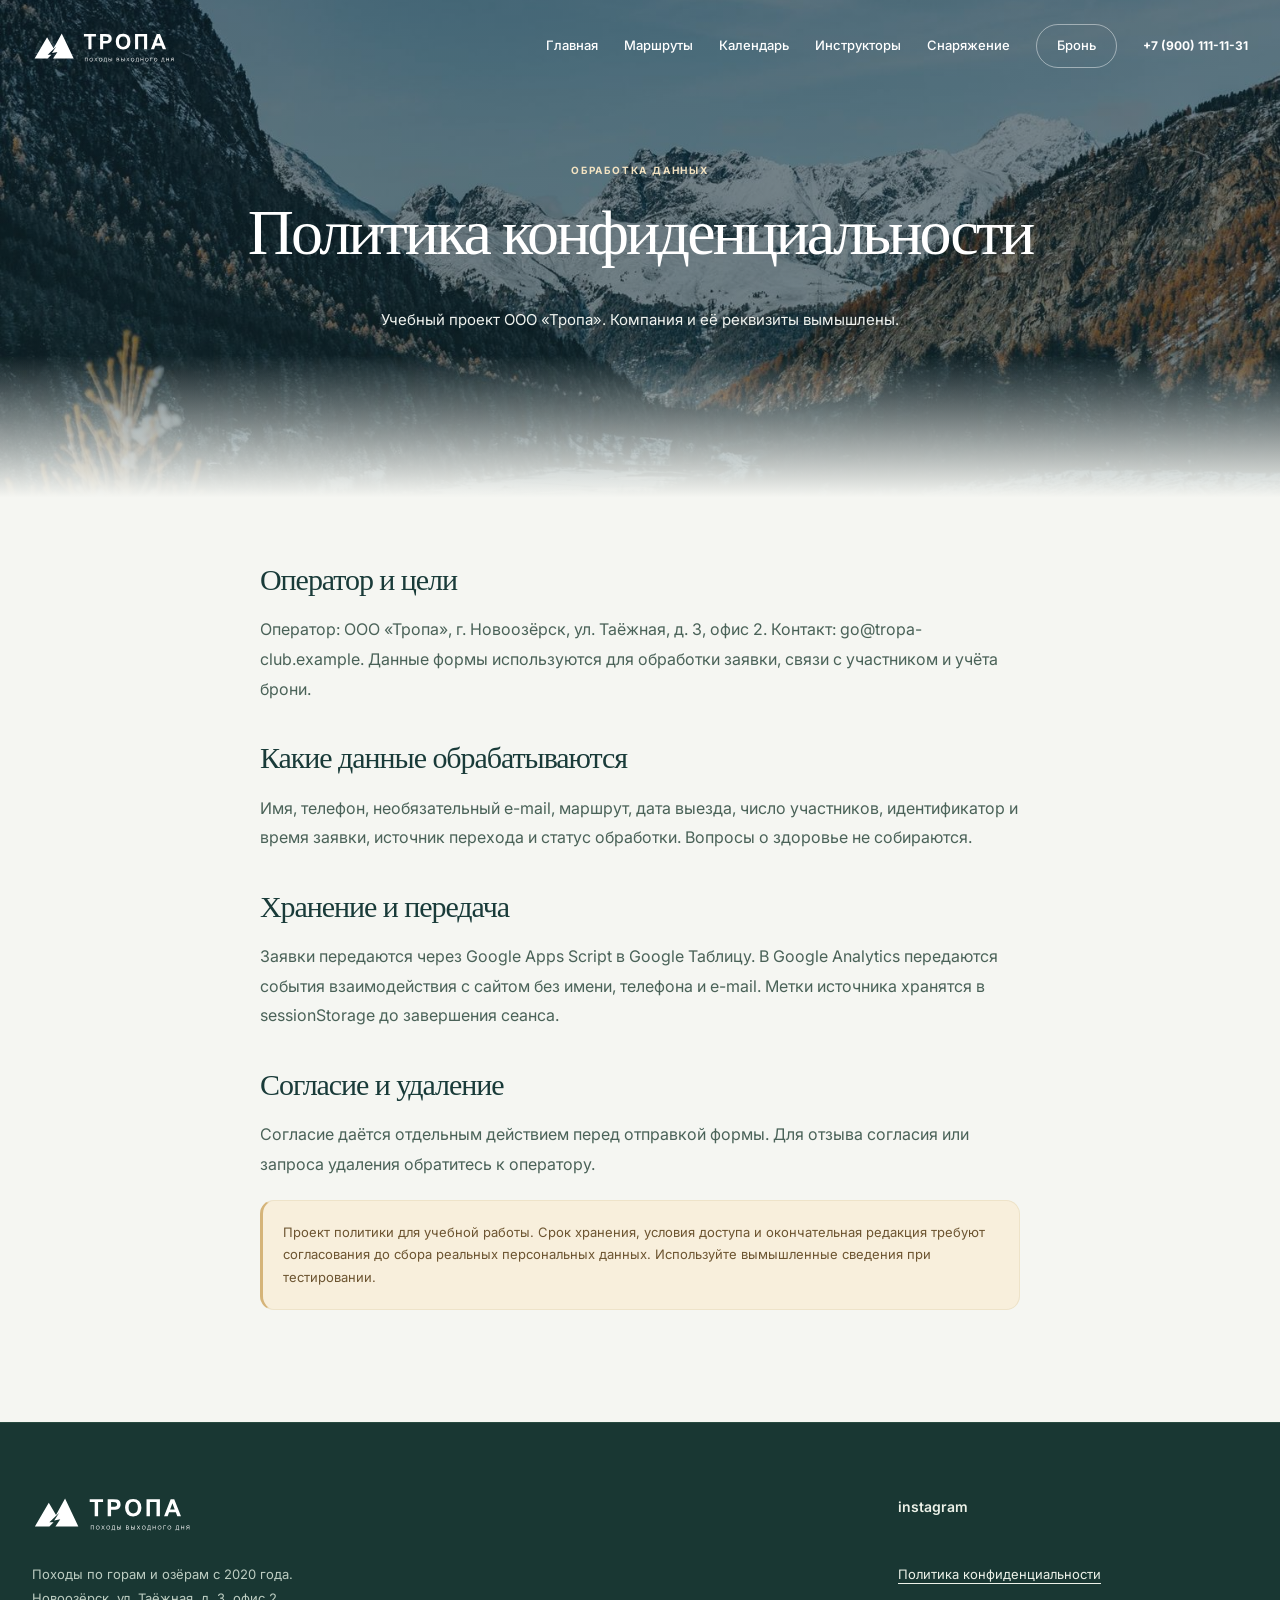
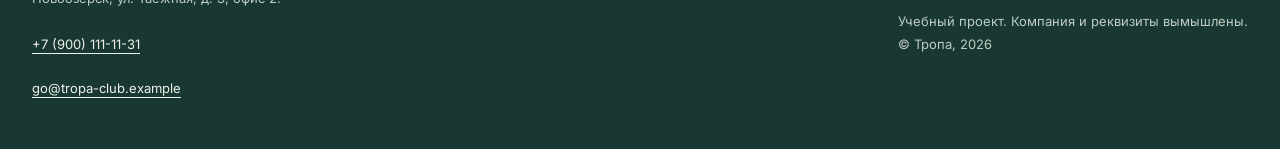
<file: privacy.html>
<!doctype html><html lang="ru"><head><!-- Google tag (gtag.js) -->
<script async src="https://www.googletagmanager.com/gtag/js?id=G-JG7PNX1WWW"></script>
<script>
window.dataLayer = window.dataLayer || [];
function gtag(){dataLayer.push(arguments);}
gtag('js', new Date());
gtag('config', 'G-JG7PNX1WWW');
</script>
<meta charset="utf-8"><meta name="viewport" content="width=device-width,initial-scale=1"><title>Политика конфиденциальности — Турклуб Тропа</title><meta name="description" content="Проект политики обработки персональных данных учебного сайта турклуба Тропа."><meta property="og:title" content="Политика конфиденциальности — Тропа"><meta property="og:description" content="Проект политики обработки персональных данных учебного сайта турклуба Тропа."><meta property="og:image" content="/img/og.jpg"><link rel="icon" href="img/favicon.svg" type="image/svg+xml"><link rel="stylesheet" href="css/style.css?v=design20261029"><script src="js/config.js"></script><script src="js/analytics.js" defer></script><script src="js/data.js" defer></script><script src="js/site.js?v=design20261029" defer></script><link rel="stylesheet" href="css/hybrid.css?v=design20261029"><link rel="stylesheet" href="css/refinements.css?v=design20261029"></head><body class="page-privacy"><a class="skip-link" href="#main-content">Перейти к содержимому</a><header><div class="wrap header"><a class="logo" href="index.html" aria-label="Тропа — главная"><img class="brand-on-dark" src="img/brand/tropa-logo-light.svg" alt="Тропа" width="180" height="54"><img class="brand-on-light" src="img/brand/tropa-logo.svg" alt="" aria-hidden="true" width="180" height="54"></a><button class="menu" aria-controls="main-nav" aria-expanded="false">Меню</button><nav class="nav" id="main-nav" aria-label="Основное меню"><a href="index.html">Главная</a><a href="trips.html">Маршруты</a><a href="calendar.html">Календарь</a><a href="guides.html">Инструкторы</a><a href="gear.html">Снаряжение</a><a href="contacts.html">Бронь</a><a class="nav-phone" href="tel:+79001111131" data-event="contact_click" data-contact-type="phone">+7 (900) 111-11-31</a></nav></div></header><main class="wrap" id="main-content" tabindex="-1"><div class="page-intro"><div class="eyebrow">Обработка данных</div><h1>Политика конфиден&shy;циальности</h1><p>Учебный проект ООО «Тропа». Компания и её реквизиты вымышлены.</p></div><div class="page-content wrap"><article class="prose"><h2>Оператор и цели</h2><p>Оператор: ООО «Тропа», г. Новоозёрск, ул. Таёжная, д. 3, офис 2. Контакт: go@tropa-club.example. Данные формы используются для обработки заявки, связи с участником и учёта брони.</p><h2>Какие данные обрабатываются</h2><p>Имя, телефон, необязательный e-mail, маршрут, дата выезда, число участников, идентификатор и время заявки, источник перехода и статус обработки. Вопросы о здоровье не собираются.</p><h2>Хранение и передача</h2><p>Заявки передаются через Google Apps Script в Google Таблицу. В Google Analytics передаются события взаимодействия с сайтом без имени, телефона и e-mail. Метки источника хранятся в sessionStorage до завершения сеанса.</p><h2>Согласие и удаление</h2><p>Согласие даётся отдельным действием перед отправкой формы. Для отзыва согласия или запроса удаления обратитесь к оператору.</p><div class="notice">Проект политики для учебной работы. Срок хранения, условия доступа и окончательная редакция требуют согласования до сбора реальных персональных данных. Используйте вымышленные сведения при тестировании.</div></article></div></main><footer><div class="wrap"><div><a class="logo" href="index.html" style="color:inherit"><img src="img/brand/tropa-logo-light.svg" alt="ТРОПА — походы выходного дня" width="180" height="54"></a><p>Походы по горам и озёрам с 2020 года.<br>Новоозёрск, ул. Таёжная, д. 3, офис 2.</p><a href="tel:+79001111131" data-event="contact_click" data-contact-type="phone">+7 (900) 111-11-31</a><br><a href="mailto:go@tropa-club.example" data-event="contact_click" data-contact-type="email">go@tropa-club.example</a></div><div><div class="footer-links" data-social-links></div><p><a href="privacy.html">Политика конфиденциальности</a></p><p>Учебный проект. Компания и реквизиты вымышлены.<br>© Тропа, 2026</p></div></div></footer></body></html>
</file>
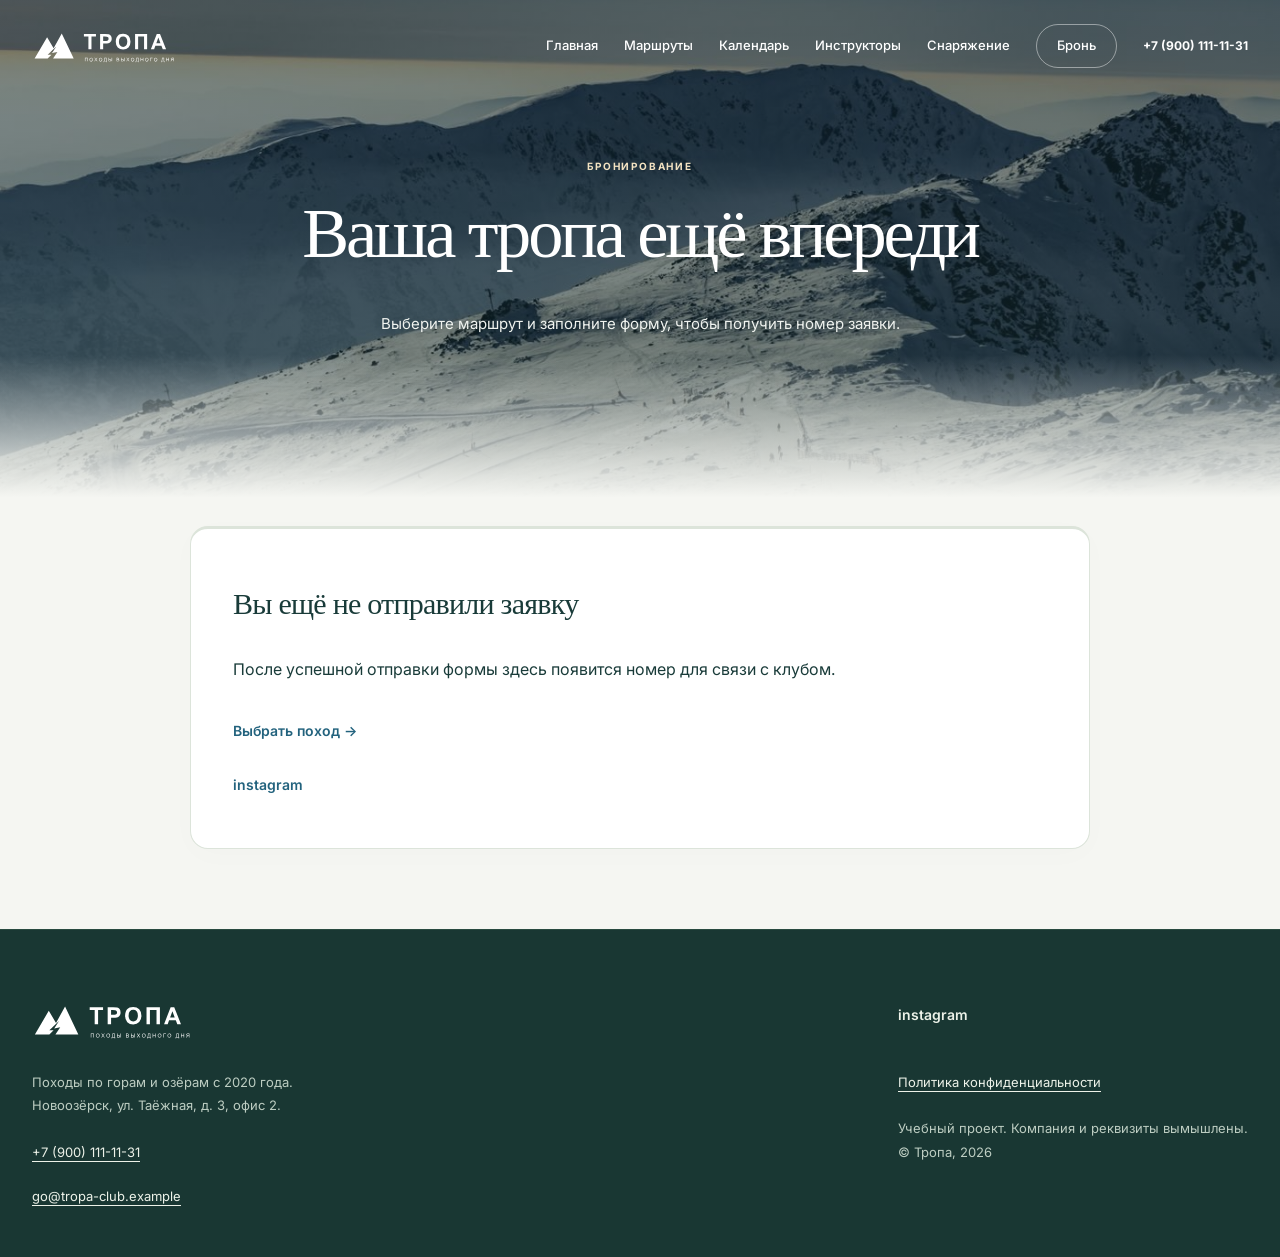
<file: thanks.html>
<!doctype html><html lang="ru"><head><!-- Google tag (gtag.js) -->
<script async src="https://www.googletagmanager.com/gtag/js?id=G-JG7PNX1WWW"></script>
<script>
window.dataLayer = window.dataLayer || [];
function gtag(){dataLayer.push(arguments);}
gtag('js', new Date());
gtag('config', 'G-JG7PNX1WWW');
</script>
<meta charset="utf-8"><meta name="viewport" content="width=device-width,initial-scale=1"><title>Спасибо — Турклуб Тропа</title><meta name="description" content="Подтверждение заявки на поход турклуба Тропа."><meta property="og:title" content="Спасибо — Тропа"><meta property="og:description" content="Подтверждение заявки на поход турклуба Тропа."><meta property="og:image" content="/img/og.jpg"><link rel="icon" href="img/favicon.svg" type="image/svg+xml"><link rel="stylesheet" href="css/style.css?v=design20261029"><script src="js/config.js"></script><script src="js/analytics.js" defer></script><script src="js/data.js" defer></script><script src="js/site.js?v=design20261029" defer></script><link rel="stylesheet" href="css/hybrid.css?v=design20261029"><link rel="stylesheet" href="css/refinements.css?v=design20261029"></head><body class="page-thanks"><a class="skip-link" href="#main-content">Перейти к содержимому</a><header><div class="wrap header"><a class="logo" href="index.html" aria-label="Тропа — главная"><img class="brand-on-dark" src="img/brand/tropa-logo-light.svg" alt="Тропа" width="180" height="54"><img class="brand-on-light" src="img/brand/tropa-logo.svg" alt="" aria-hidden="true" width="180" height="54"></a><button class="menu" aria-controls="main-nav" aria-expanded="false">Меню</button><nav class="nav" id="main-nav" aria-label="Основное меню"><a href="index.html">Главная</a><a href="trips.html">Маршруты</a><a href="calendar.html">Календарь</a><a href="guides.html">Инструкторы</a><a href="gear.html">Снаряжение</a><a href="contacts.html">Бронь</a><a class="nav-phone" href="tel:+79001111131" data-event="contact_click" data-contact-type="phone">+7 (900) 111-11-31</a></nav></div></header><main class="wrap" id="main-content" tabindex="-1"><div class="page-intro"><div class="eyebrow">Заявка получена</div><h1>До встречи в походе!</h1><p>Сохраните номер заявки для связи с клубом.</p></div><div class="page-content wrap"><section class="panel"><h2 id="booking-number">Номер заявки появится после отправки формы</h2><p>Для подтверждения брони необходима предоплата 30 %. Порядок и реквизиты оплаты согласуйте с сотрудником клуба.</p><a href="calendar.html" class="text-link">Вернуться к календарю →</a><div data-social-links></div></section></div></main><footer><div class="wrap"><div><a class="logo" href="index.html" style="color:inherit"><img src="img/brand/tropa-logo-light.svg" alt="ТРОПА — походы выходного дня" width="180" height="54"></a><p>Походы по горам и озёрам с 2020 года.<br>Новоозёрск, ул. Таёжная, д. 3, офис 2.</p><a href="tel:+79001111131" data-event="contact_click" data-contact-type="phone">+7 (900) 111-11-31</a><br><a href="mailto:go@tropa-club.example" data-event="contact_click" data-contact-type="email">go@tropa-club.example</a></div><div><div class="footer-links" data-social-links></div><p><a href="privacy.html">Политика конфиденциальности</a></p><p>Учебный проект. Компания и реквизиты вымышлены.<br>© Тропа, 2026</p></div></div></footer></body></html>
</file>
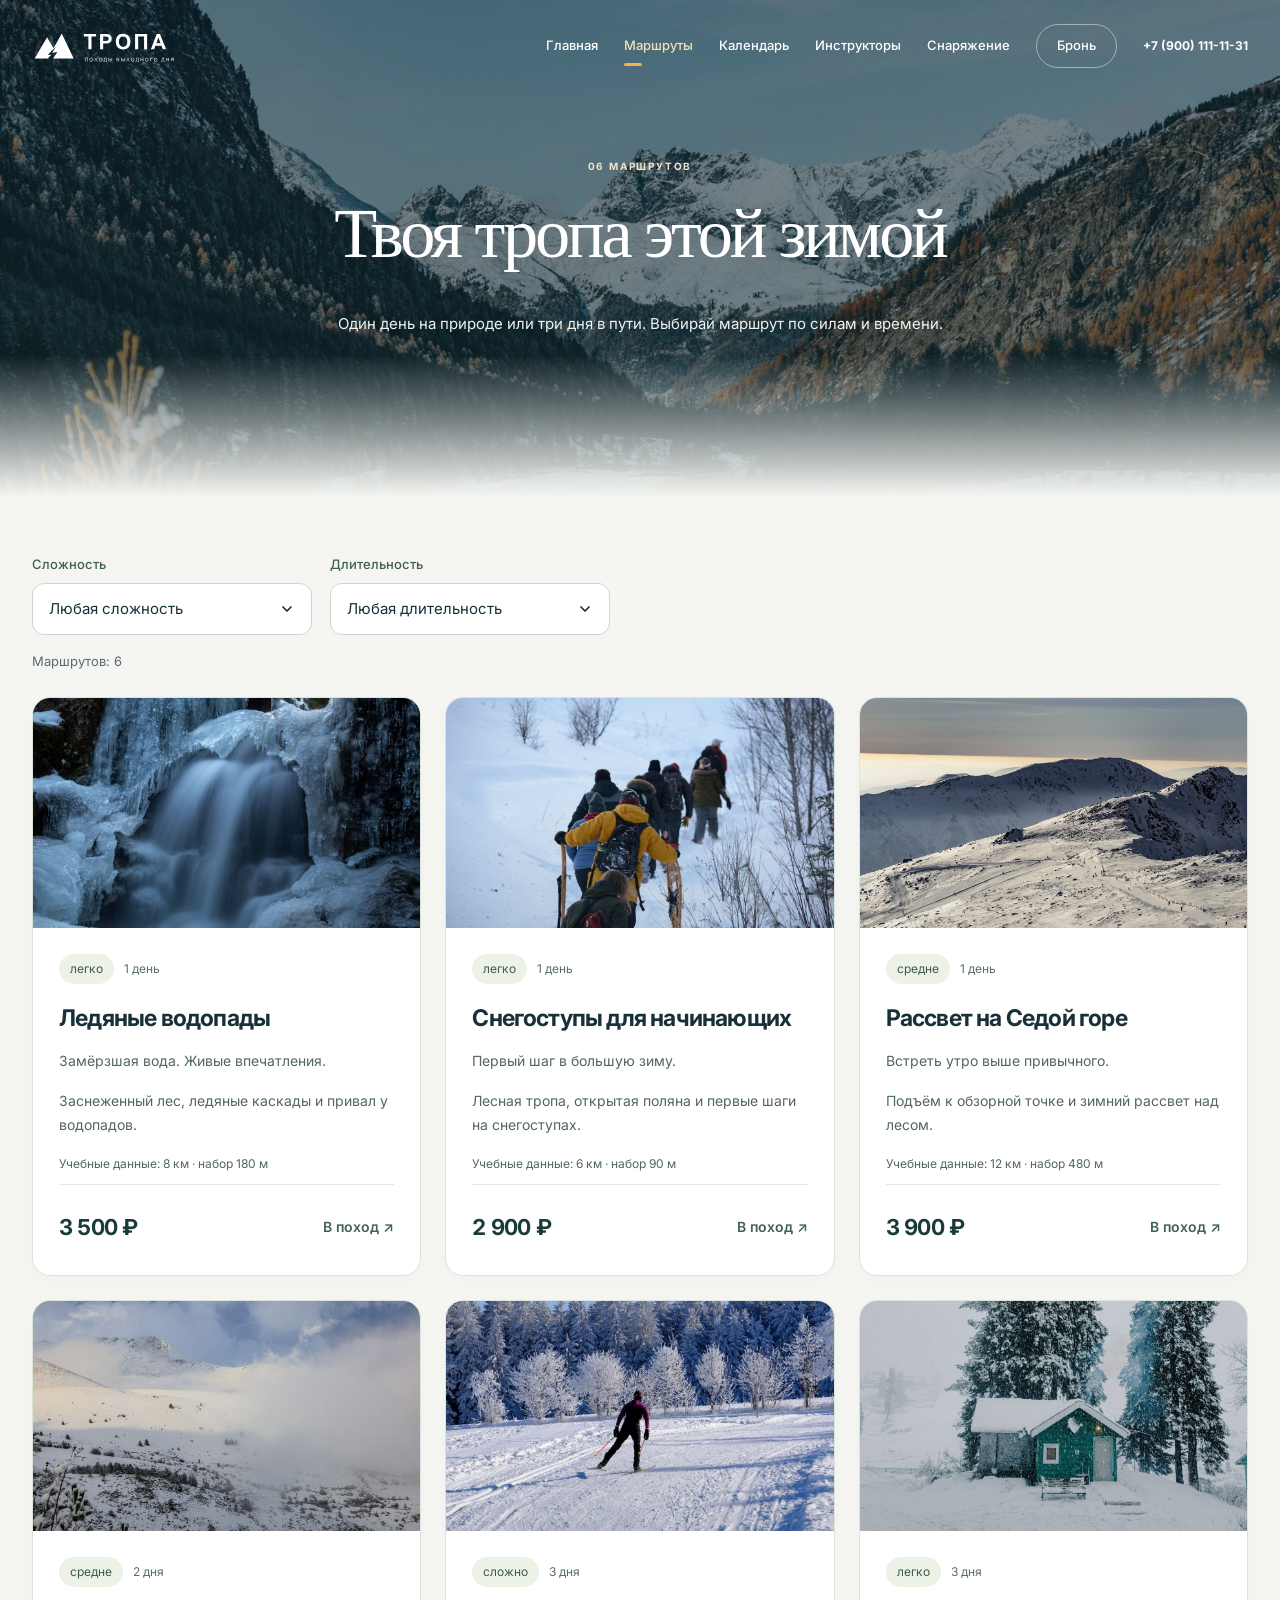
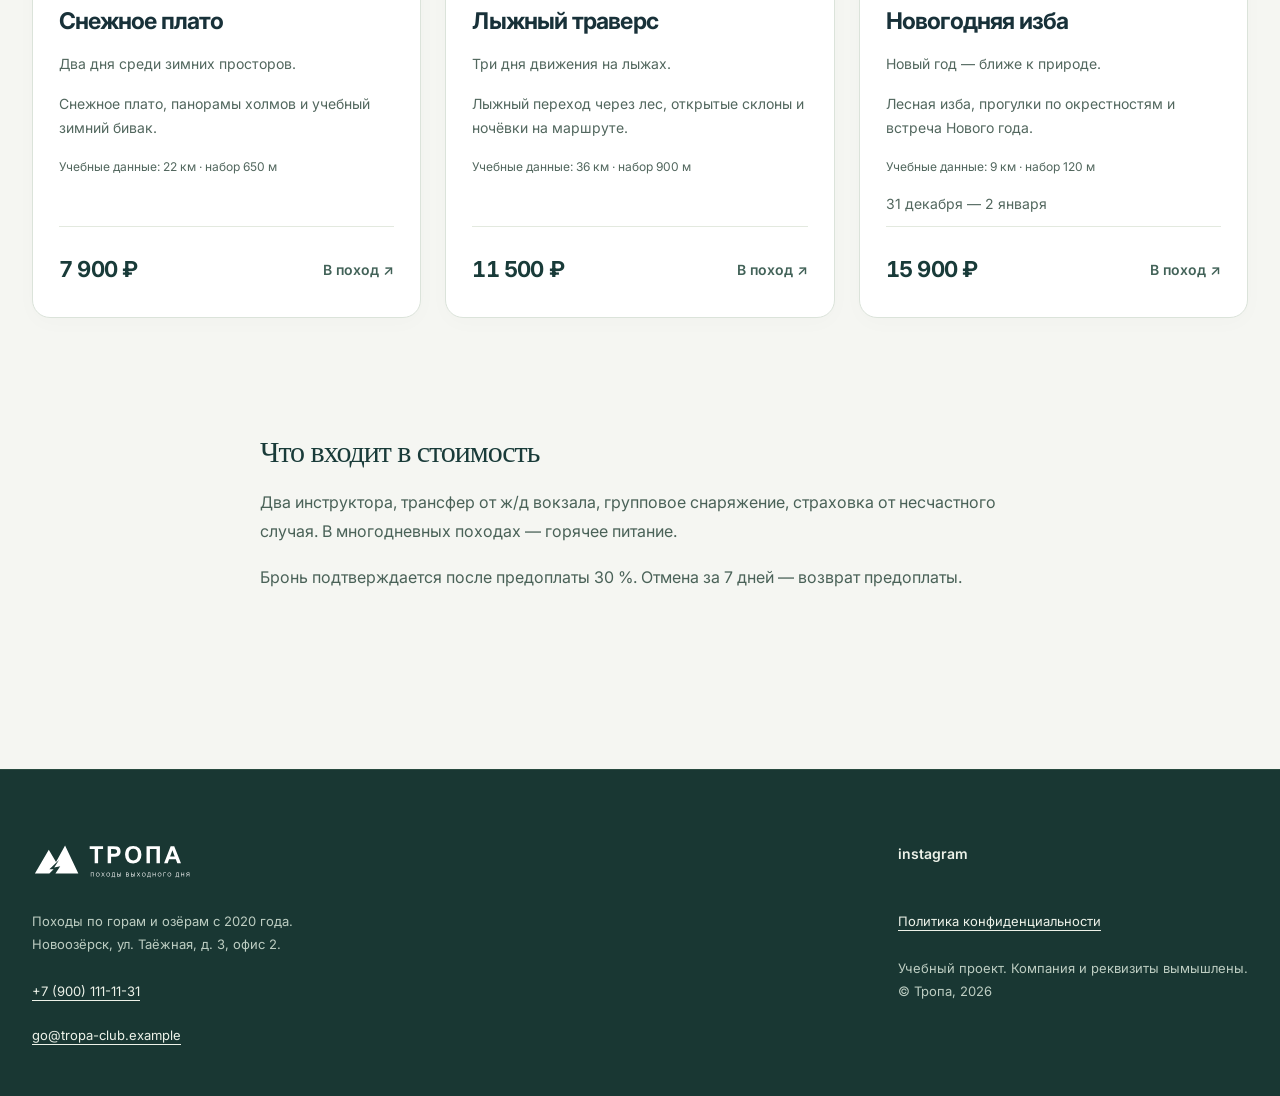
<file: trips.html>
<!doctype html><html lang="ru"><head><!-- Google tag (gtag.js) -->
<script async src="https://www.googletagmanager.com/gtag/js?id=G-JG7PNX1WWW"></script>
<script>
window.dataLayer = window.dataLayer || [];
function gtag(){dataLayer.push(arguments);}
gtag('js', new Date());
gtag('config', 'G-JG7PNX1WWW');
</script>
<meta charset="utf-8"><meta name="viewport" content="width=device-width,initial-scale=1"><title>Маршруты — Турклуб Тропа</title><meta name="description" content="Шесть зимних маршрутов Тропы: фильтр по сложности и продолжительности, цены и заявка на бронь."><meta property="og:title" content="Маршруты — Тропа"><meta property="og:description" content="Шесть зимних маршрутов Тропы: фильтр по сложности и продолжительности, цены и заявка на бронь."><meta property="og:image" content="/img/og.jpg"><link rel="icon" href="img/favicon.svg" type="image/svg+xml"><link rel="stylesheet" href="css/style.css?v=design20261029"><script src="js/config.js"></script><script src="js/analytics.js" defer></script><script src="js/data.js" defer></script><script src="js/site.js?v=design20261029" defer></script><link rel="stylesheet" href="css/hybrid.css?v=design20261029"><link rel="stylesheet" href="css/refinements.css?v=design20261029"></head><body class="page-trips"><a class="skip-link" href="#main-content">Перейти к содержимому</a><header><div class="wrap header"><a class="logo" href="index.html" aria-label="Тропа — главная"><img class="brand-on-dark" src="img/brand/tropa-logo-light.svg" alt="Тропа" width="180" height="54"><img class="brand-on-light" src="img/brand/tropa-logo.svg" alt="" aria-hidden="true" width="180" height="54"></a><button class="menu" aria-controls="main-nav" aria-expanded="false">Меню</button><nav class="nav" id="main-nav" aria-label="Основное меню"><a href="index.html">Главная</a><a href="trips.html" aria-current="page">Маршруты</a><a href="calendar.html">Календарь</a><a href="guides.html">Инструкторы</a><a href="gear.html">Снаряжение</a><a href="contacts.html">Бронь</a><a class="nav-phone" href="tel:+79001111131" data-event="contact_click" data-contact-type="phone">+7 (900) 111-11-31</a></nav></div></header><main class="wrap" id="main-content" tabindex="-1"><div class="page-intro"><div class="eyebrow">06 маршрутов</div><h1>Твоя тропа этой зимой</h1><p>Один день на природе или три дня в пути. Выбирай маршрут по силам и времени.</p></div><div class="page-content wrap"><section id="easy"><div class="filters"><label>Сложность<select id="difficulty"><option value="">Любая сложность</option><option value="легко">легко</option><option value="средне">средне</option><option value="сложно">сложно</option></select></label><label>Длительность<select id="duration"><option value="">Любая длительность</option><option value="1">1 день</option><option value="2">2 дня</option><option value="3">3 дня</option></select></label></div><p id="result-count" aria-live="polite"></p><div class="grid" id="trip-grid"></div></section><section class="section prose"><h2>Что входит в стоимость</h2><p>Два инструктора, трансфер от ж/д вокзала, групповое снаряжение, страховка от несчастного случая. В многодневных походах — горячее питание.</p><p>Бронь подтверждается после предоплаты 30 %. Отмена за 7 дней — возврат предоплаты.</p></section></div></main><footer><div class="wrap"><div><a class="logo" href="index.html" style="color:inherit"><img src="img/brand/tropa-logo-light.svg" alt="ТРОПА — походы выходного дня" width="180" height="54"></a><p>Походы по горам и озёрам с 2020 года.<br>Новоозёрск, ул. Таёжная, д. 3, офис 2.</p><a href="tel:+79001111131" data-event="contact_click" data-contact-type="phone">+7 (900) 111-11-31</a><br><a href="mailto:go@tropa-club.example" data-event="contact_click" data-contact-type="email">go@tropa-club.example</a></div><div><div class="footer-links" data-social-links></div><p><a href="privacy.html">Политика конфиденциальности</a></p><p>Учебный проект. Компания и реквизиты вымышлены.<br>© Тропа, 2026</p></div></div></footer></body></html>
</file>
<file: css/style.css>
@import url('https://fonts.googleapis.com/css2?family=Inter:wght@400;500;600;700&display=swap');
:root{--ink:#1f2a30;--blue:#2b6f8f;--orange:#f08a24;--snow:#f4f8fa;--line:#d9e3e7}*{box-sizing:border-box}body{margin:0;background:var(--snow);color:var(--ink);font:16px/1.65 Inter,Arial,sans-serif}a{color:var(--blue);text-underline-offset:4px}button,input,select{font:inherit}button,a,input,select{touch-action:manipulation}button,.btn{min-height:46px;cursor:pointer}button:disabled{opacity:.5;cursor:wait}a:focus-visible,button:focus-visible,input:focus-visible,select:focus-visible{outline:3px solid var(--orange);outline-offset:4px}.wrap{width:min(1180px,calc(100% - 48px));margin:auto}header{background:var(--snow);border-bottom:1px solid var(--line)}.header{display:flex;align-items:center;justify-content:space-between;gap:24px;min-height:88px}.logo{font-family:'Russo One',sans-serif;letter-spacing:4px;font-size:28px;text-decoration:none;color:var(--ink)}.logo small{display:block;font:9px Inter,sans-serif;letter-spacing:2px;text-transform:uppercase}.nav{display:flex;align-items:center;gap:24px}.nav a{text-decoration:none;color:var(--ink);font-size:14px;padding:12px 0}.nav a[aria-current]{color:var(--blue);border-bottom:2px solid var(--orange)}.menu{display:none;border:1px solid var(--line);background:transparent;padding:8px 14px}.btn{display:inline-flex;align-items:center;justify-content:center;gap:20px;background:var(--orange);color:var(--ink);padding:13px 24px;border:0;text-decoration:none;font-weight:700;border-radius:3px}.btn.secondary{background:transparent;border:1px solid var(--line)}.eyebrow{text-transform:uppercase;letter-spacing:2.5px;font-size:11px;font-weight:700;color:var(--blue)}h1,h2,h3{font-family:'Russo One',Arial,sans-serif;font-weight:400;line-height:1.15}h1{font-size:clamp(38px,5.5vw,72px);margin:20px 0 24px}h2{font-size:clamp(28px,3.5vw,40px);margin:10px 0 24px}h3{font-size:22px;margin:12px 0}.hero{display:grid;grid-template-columns:1fr 1fr;min-height:650px}.hero-copy{padding:75px 50px 65px 0;align-self:center}.hero-copy p{max-width:440px}.hero-art{background:url('../img/mountains.svg') center/cover;position:relative;min-height:500px}.art-label{position:absolute;bottom:28px;left:28px;color:white;border-top:1px solid #ffffff70;padding-top:14px;width:calc(100% - 56px);font-size:12px;letter-spacing:2px}.hero-info{display:flex;gap:32px;margin-top:42px;padding-top:24px;border-top:1px solid var(--line)}.hero-info b{display:block;font-size:25px}.hero-info span{font-size:12px;color:#546872}.section{padding:70px 0;border-top:1px solid var(--line)}.section-head{display:flex;align-items:end;justify-content:space-between;gap:24px;margin-bottom:25px}.section-head h2{margin-bottom:0}.filters{display:flex;gap:14px;flex-wrap:wrap;margin:24px 0}.filters label{font-size:13px}.filters select{display:block;min-width:190px}.grid{display:grid;grid-template-columns:repeat(3,1fr);gap:24px}.card{background:white;border:1px solid var(--line);overflow:hidden}.card-art{height:160px;background:url('../img/mountains.svg') center 48%/cover}.card:nth-child(2n) .card-art{background-position:center 70%}.card:nth-child(3n) .card-art{background-position:30% 25%}.card-body{padding:24px}.meta{display:flex;gap:10px;align-items:center;font-size:12px;color:#546872}.tag{border:1px solid var(--line);padding:3px 9px;border-radius:2px}.card p{color:#546872;font-size:14px}.card-bottom{display:flex;align-items:center;justify-content:space-between;margin-top:24px;gap:12px}.price{font-weight:700;font-size:20px}.text-link{display:inline-flex;align-items:center;min-height:44px;font-weight:600}.band{background:var(--blue);color:white;padding:48px;display:grid;grid-template-columns:1.3fr 1fr;gap:50px}.band p{color:#e0edf2}.page-intro{padding:64px 0 40px;max-width:800px}.page-intro h1{font-size:clamp(36px,5vw,56px)}.split{display:grid;grid-template-columns:1.3fr 1fr;gap:50px}.panel{background:white;padding:32px;border:1px solid var(--line)}.field{display:block;margin-bottom:20px}.field>span{display:block;margin-bottom:7px;font-weight:600;font-size:14px}input:not([type=checkbox]),select{width:100%;min-height:48px;padding:11px 13px;border:1px solid #adbec7;background:white;border-radius:3px;color:var(--ink)}.row{display:grid;grid-template-columns:1fr 1fr;gap:18px}.check{display:flex;align-items:start;gap:12px;min-height:44px;padding:10px 0}.check input{width:20px;height:20px;margin:3px 0;flex-shrink:0;accent-color:var(--blue)}.muted{color:#586c76;font-size:14px}.error{color:#a72b22;display:block;font-size:13px}.invalid{border-color:#a72b22!important}output{display:block;font:36px 'Russo One',sans-serif;padding:24px 0}.notice{border-left:3px solid var(--orange);padding:14px 20px;background:#fff7ec;font-size:14px;margin:20px 0}.departure{display:flex;align-items:center;justify-content:space-between;gap:20px;padding:24px 0;border-bottom:1px solid var(--line)}footer{background:var(--ink);color:#ecf0f2;padding:45px 0;margin-top:70px}footer a{color:#ecf0f2}footer .wrap{display:flex;justify-content:space-between;gap:32px}footer p{font-size:13px}.footer-links{display:flex;gap:18px;flex-wrap:wrap}.empty{padding:24px;border:1px dashed var(--line)}.prose{max-width:790px}.prose li{margin:12px 0}[hidden]{display:none!important}@media(max-width:900px){.nav{gap:14px}.header{gap:12px}.grid{grid-template-columns:repeat(2,1fr)}.hero-copy{padding-right:25px}.split{gap:24px}}@media(max-width:700px){.wrap{width:calc(100% - 32px)}.header{min-height:78px;flex-wrap:wrap;padding:14px 0}.menu{display:block}.nav{display:none;flex-basis:100%;flex-direction:column;align-items:stretch;gap:0;padding-bottom:10px}.nav.open{display:flex}.nav a{padding:12px}.hero{grid-template-columns:1fr}.hero-copy{padding:45px 0 35px}.hero-art{min-height:330px}.hero-info{gap:28px}.section{padding:42px 0}.grid,.split,.band{grid-template-columns:1fr}.section-head{align-items:start;flex-direction:column}.band{padding:28px;gap:14px}.panel{padding:22px}.row{grid-template-columns:1fr;gap:0}.page-intro{padding-top:38px}.departure{align-items:start;flex-direction:column}.filters label{width:100%}.filters select{width:100%}footer .wrap{flex-direction:column}}

h1,h2,h3{overflow-wrap:anywhere}

.meeting-map{display:block;width:100%;height:340px;border:1px solid var(--line);border-radius:3px}.guide-card summary{cursor:pointer;min-height:44px;padding:12px 0;color:var(--blue);font-weight:700}.guide-card details p{font-size:14px}.guide-card summary:focus-visible{outline:3px solid var(--orange);outline-offset:3px}[data-departures]>h2{margin:38px 0 8px}
.nav{flex-wrap:wrap;justify-content:flex-end}.nav .nav-phone{white-space:nowrap;color:var(--blue)}

/* Тропа — photographic outdoor identity, October 2026. */
:root{--ink:#183139;--blue:#22627d;--orange:#efb44b;--snow:#f5f6f2;--line:#dce3df;--muted:#586a70}
html{scroll-behavior:smooth;scroll-padding-top:24px}body{background:var(--snow);font-family:Inter,Arial,sans-serif;-webkit-font-smoothing:antialiased}
.wrap{width:min(1320px,calc(100% - 64px))}header{background:#fff;border:0}.header{min-height:100px;gap:28px}.logo{display:inline-flex;align-items:center;letter-spacing:normal;flex-shrink:0}.logo img{display:block;width:180px;height:54px}.nav{gap:26px;flex-wrap:nowrap}.nav a{font-size:13px;font-weight:500;white-space:nowrap}.nav a[aria-current]{border:0;color:var(--blue);position:relative}.nav a[aria-current]::after{content:'';position:absolute;bottom:3px;left:0;width:18px;height:3px;background:var(--orange);border-radius:5px}.nav .nav-phone{font-size:12px;font-weight:700}
h1,h2,h3{font-family:Inter,Arial,sans-serif;font-weight:700;letter-spacing:-.055em;line-height:1.08;overflow-wrap:normal}h1{font-size:clamp(44px,6.4vw,88px)}h2{font-size:clamp(30px,3.5vw,48px)}h3{font-size:23px;letter-spacing:-.035em}.eyebrow{font-size:10px;letter-spacing:.18em;font-weight:700}.btn{border-radius:100px;min-height:52px;padding:14px 26px;gap:24px;color:#183139;background:var(--orange);font-size:14px;transition:background .2s,transform .2s}.btn:hover{background:#f6c66d;transform:translateY(-2px)}.btn.secondary{border:1px solid #9cafb3;color:var(--ink);background:#fff}.btn.secondary:hover{background:#edf3f2}.text-link{font-size:13px;text-decoration:none;gap:12px}.text-link:hover{text-decoration:underline}
.hero{position:relative;display:flex;isolation:isolate;overflow:hidden;border-radius:28px;margin:12px 0 0;min-height:680px;color:#fff;background:#244b5c}.hero-copy{position:relative;z-index:2;align-self:stretch;width:100%;padding:68px 64px 48px;display:flex;flex-direction:column;align-items:flex-start}.hero h1{max-width:750px;margin:24px 0}.hero-copy>p{max-width:475px;margin:0 0 30px;color:#e8f0ef;font-size:16px;line-height:1.8}.hero .eyebrow{color:#e5f0ec;display:flex;align-items:center;gap:10px}.hero .eyebrow::before{content:'';width:7px;height:7px;border-radius:50%;background:#efb44b}.hero-art{position:absolute;inset:0;min-height:0;z-index:0;background:url('../img/travel/alpine.jpg') center 55%/cover}.hero-art::before{content:'';position:absolute;inset:0;background:linear-gradient(90deg,rgba(9,31,41,.83) 0%,rgba(12,36,45,.56) 45%,rgba(12,36,45,.08) 100%),linear-gradient(0deg,rgba(10,31,40,.45),transparent 35%)}.art-label{left:auto;right:40px;bottom:42px;width:210px;font-size:9px;line-height:1.8;letter-spacing:.16em;z-index:1;border-color:#ffffff70}.hero-info{gap:36px;margin-top:auto;padding-top:32px;border:0}.hero-info>div{padding-right:32px;border-right:1px solid #ffffff42}.hero-info>div:last-child{border:0}.hero-info b{font-size:29px;letter-spacing:-.03em;line-height:1.3}.hero-info span{color:#e3eae8;font-size:10px}.hero .btn{box-shadow:0 6px 30px #0002}
.section{padding:80px 0;border-top:0}.section+.section{border-top:1px solid var(--line)}.section-head{margin-bottom:32px;align-items:center}.section-head .muted{max-width:240px}.section-head h2{margin-top:12px}.filters{padding:20px 24px;background:#fff;border-radius:18px;gap:20px;align-items:center;margin:24px 0 10px}.filters label{font-size:11px;font-weight:600;color:var(--muted);min-width:220px}.filters select{margin-top:6px;min-width:220px;border:0;background:#f3f6f4;min-height:46px;font-weight:500}#result-count{font-size:11px;color:var(--muted);margin:18px 2px}
.grid{gap:24px}.card{border:0;border-radius:22px;box-shadow:0 3px 4px #18313903;display:flex;flex-direction:column;transition:transform .2s,box-shadow .2s}.card:hover{transform:translateY(-4px);box-shadow:0 14px 36px #1831390c}.card-art{height:230px;flex-shrink:0;background-image:url('../img/travel/winter.jpg');background-position:center;background-size:cover}.card:nth-child(2n) .card-art{background-image:url('../img/travel/alpine.jpg');background-position:center}.card:nth-child(3n) .card-art{background-image:url('../img/travel/sunrise.jpg');background-position:center}.card-body{padding:26px;display:flex;flex-direction:column;flex:1}.card h3 a{color:var(--ink);text-decoration:none}.card h3 a:hover{color:var(--blue)}.card h3{margin:20px 0 12px}.card p{font-size:13px;line-height:1.65;margin:5px 0 10px;color:var(--muted)}.meta{font-size:10px}.tag{border:0;border-radius:30px;padding:5px 11px;background:#edf3ef;color:#325c4b;font-size:10px}.card-bottom{padding-top:24px;margin-top:auto;border-top:1px solid #edf1ee}.card-bottom .text-link{color:var(--blue)}.price{font-size:22px;letter-spacing:-.035em}.guide-card{border-top:4px solid #d4e2de}.guide-card .card-body{padding:30px}.guide-card h3{margin-top:0}.guide-card summary{font-size:12px}.guide-card details{margin-top:16px}
.band{position:relative;isolation:isolate;overflow:hidden;border-radius:24px;padding:62px;background:linear-gradient(90deg,#133c49ed,#173f4bcc),url('../img/travel/sunrise.jpg') center/cover;gap:64px}.band h2{font-size:clamp(28px,3vw,42px)}.band .eyebrow{color:#e0eae8!important}.band p{font-size:14px;line-height:1.9;color:#e4edeb}.band .btn{margin-top:16px}
.page-intro{position:relative;max-width:none;padding:52px 48px;margin:20px 0 42px;border-radius:24px;overflow:hidden;background:linear-gradient(90deg,#173948eb,#244d5d91),url('../img/travel/alpine.jpg') center 48%/cover;color:#fff}.page-intro .eyebrow{color:#e5efeb}.page-intro h1{font-size:clamp(36px,4.5vw,62px);max-width:850px;margin:18px 0}.page-intro p{max-width:700px;color:#f0f3f1;font-size:14px;line-height:1.8}.split{gap:32px;align-items:start}.panel{padding:38px;border:1px solid #e1e8e4;border-radius:22px;box-shadow:0 10px 35px #18313904}.panel h2{font-size:32px;margin-bottom:30px}.split>div:not(.panel){padding:12px 8px}.split h2{letter-spacing:-.045em}.field>span{font-size:12px;margin-bottom:9px}input:not([type=checkbox]),select{border:1px solid #cbd7d4;border-radius:10px;min-height:50px;padding:12px 15px;background:#fff;font-size:14px}input:not([type=checkbox]):focus,select:focus{border-color:var(--blue)}.check{font-size:13px;line-height:1.7}.check input{border-radius:4px}.notice{border:0;border-radius:14px;background:#fbf0db;padding:20px;color:#614c28;font-size:12px}.error{font-size:12px}.panel>.btn,form>.btn{margin-top:12px}.departure{padding:24px 28px;margin:12px 0;background:#fff;border:1px solid #e3e9e5;border-radius:17px;font-size:14px}.departure .btn{font-size:12px;min-height:46px;padding:10px 22px}.meeting-map{border:0;border-radius:20px;height:360px}.prose{max-width:850px;margin:auto}.prose h1{overflow-wrap:anywhere}.prose p{color:#455d64}.prose h2{font-size:30px}#booking-number{font-family:Inter,Arial,sans-serif;font-size:clamp(16px,2.6vw,32px);word-break:break-all;letter-spacing:-.025em}output{font-family:Inter,Arial,sans-serif;font-weight:700;letter-spacing:-.05em;color:var(--blue)}footer{margin-top:80px;padding:60px 0 38px;background:#183b45}footer .wrap{align-items:start}footer p{color:#c4d4d5;line-height:1.9;font-size:12px}footer a{font-size:13px}footer .logo img{width:200px;height:60px}.footer-links{margin-bottom:24px}.empty{border-radius:16px}.menu{border-radius:100px;min-height:44px;background:#f0f4f2;border:0;font-size:12px;font-weight:700}
@media(min-width:1000px){.hero-copy>.btn{margin-bottom:40px}}
@media(max-width:1150px){.header{gap:16px}.nav{gap:16px}.nav a{font-size:12px}.nav .nav-phone{display:none}.hero-copy{padding:58px 46px}.art-label{right:32px;width:170px}.hero-info{gap:24px}.hero-info>div{padding-right:24px}}
@media(max-width:900px){.wrap{width:calc(100% - 40px)}.logo img{width:155px;height:47px}.hero{min-height:650px}.hero-copy{padding:48px 36px}.hero h1{font-size:66px}.hero-copy>p{max-width:410px}.art-label{display:none}.grid{grid-template-columns:repeat(2,1fr)}.card-body{padding:22px}.band{padding:40px;gap:30px}.split{gap:24px}.panel{padding:28px}.nav{gap:12px}.nav a{font-size:11px}}
@media(max-width:700px){.wrap{width:calc(100% - 32px)}.header{min-height:78px;padding:14px 0;gap:12px}.logo img{width:150px;height:45px}.nav{flex-wrap:wrap;gap:0}.nav a{font-size:14px;min-height:46px;padding:12px}.nav .nav-phone{display:block}.nav a[aria-current]::after{display:none}.hero{margin-top:8px;border-radius:20px;min-height:670px}.hero-copy{padding:40px 26px 30px}.hero h1{font-size:56px;line-height:1.03;letter-spacing:-.065em;margin:24px 0}.hero-copy>p{font-size:14px;line-height:1.8;max-width:320px;margin-bottom:26px}.hero-art{background-position:58% center}.hero-art::before{background:linear-gradient(90deg,#0a2636d9,#153a4d75),linear-gradient(0deg,#0a2636c4,transparent 45%)}.hero .eyebrow{font-size:9px;letter-spacing:.11em;max-width:100%}.hero .btn{font-size:13px;padding:13px 20px}.hero-info{gap:14px;width:100%;padding-top:40px}.hero-info>div{padding-right:12px;flex:1}.hero-info b{font-size:24px}.hero-info span{font-size:9px;line-height:1.5;display:block}.section{padding:48px 0}.section-head{align-items:start;gap:14px;margin-bottom:24px}.section-head h2{font-size:34px}.filters{padding:18px;border-radius:16px;gap:16px}.filters label{min-width:0;width:100%}.filters select{min-width:0}.grid{grid-template-columns:1fr;gap:20px}.card-art{height:230px}.card-body{padding:24px}.card h3{font-size:26px}.band{padding:32px 26px;gap:15px;grid-template-columns:1fr;border-radius:20px}.page-intro{padding:34px 26px;margin:12px 0 28px;border-radius:20px}.page-intro h1{font-size:39px;overflow-wrap:anywhere}.page-intro p{font-size:13px}.split{grid-template-columns:1fr}.panel{padding:25px 21px}.panel h2{font-size:29px}.split>div:not(.panel){padding:0}.row{grid-template-columns:1fr;gap:0}.departure{padding:22px;gap:16px;align-items:stretch}.departure .btn{align-self:start}.meeting-map{height:300px}.prose{width:100%}.prose h1{font-size:36px}.prose h2{font-size:27px}footer{margin-top:48px;padding:40px 0}footer .wrap{flex-direction:column;gap:20px}footer .logo img{width:180px;height:54px}}
@media(prefers-reduced-motion:reduce){html{scroll-behavior:auto}*,*::before,*::after{transition:none!important}.card:hover,.btn:hover{transform:none}}

/* Production polish: progressive motion, keyboard access, stable layout. */
:root{--ease-out:cubic-bezier(.22,1,.36,1);--brand:#193b39}
html{scroll-padding-top:116px}
::selection{background:#efb44b;color:#183139}
body>header{position:sticky;top:0;z-index:50;background:rgba(255,255,255,.96);border-bottom:1px solid transparent;transition:box-shadow .25s,border-color .25s}
body>header.is-scrolled{border-color:#dce3df;box-shadow:0 8px 30px #1831390a}
@supports(backdrop-filter:blur(16px)){body>header{background:rgba(255,255,255,.88);backdrop-filter:blur(16px)}}
.header{min-height:88px}.logo img{object-fit:contain;object-position:left center}
.nav a{position:relative;transition:color .2s}.nav a:not([aria-current])::after{content:'';position:absolute;left:0;bottom:3px;height:2px;width:100%;background:var(--blue);transform:scaleX(0);transform-origin:left;transition:transform .25s var(--ease-out)}
.nav a:hover::after,.nav a:focus-visible::after{transform:scaleX(1)}
.btn{transition:background .2s,box-shadow .25s,transform .25s var(--ease-out)}.btn>span{display:inline-block;transition:transform .25s var(--ease-out)}
.btn:hover>span{transform:translate(3px,-3px)}.btn:active{transform:translateY(0) scale(.98);box-shadow:none}
.btn:disabled{transform:none;box-shadow:none}.btn.secondary:hover{border-color:#22627d;box-shadow:0 4px 14px #18313909}
a:focus-visible,button:focus-visible,summary:focus-visible{outline:3px solid #c88a18;outline-offset:5px}
.card{border:1px solid #e5eae5;box-shadow:0 4px 18px #18313904;transition:transform .35s var(--ease-out),box-shadow .35s,border-color .35s}
.card:focus-within{border-color:#91aaa1;box-shadow:0 12px 32px #1831390d}
.card-art{position:relative;overflow:hidden}.card-art::before{content:'';position:absolute;inset:0;background-image:inherit;background-size:cover;background-position:inherit;transition:transform .7s var(--ease-out)}
.card-art::after{content:'';position:absolute;inset:0;background:linear-gradient(0deg,#102c361a,transparent 55%);pointer-events:none}
.card .text-link{transition:color .2s,gap .25s}.card .text-link:hover{color:#193b39}
.guide-card{border-top:3px solid #c6d8cd}.guide-card summary{cursor:pointer;padding:8px 0;color:var(--blue)}
.departure{transition:border-color .25s,box-shadow .25s}.departure:focus-within{border-color:#91aaa1;box-shadow:0 4px 18px #18313908}
.departure>div:first-child{font-weight:500}.filters{box-shadow:0 4px 24px #18313904;border:1px solid #e5eae5}
input:not([type=checkbox]),select{transition:border-color .2s,box-shadow .2s,background .2s}
input:not([type=checkbox]):focus,select:focus{box-shadow:0 0 0 4px #22627d10;outline:2px solid #22627d;outline-offset:2px}
input[type=checkbox]{accent-color:#22627d;width:18px;height:18px;flex-shrink:0}
.reading-progress{position:fixed;z-index:80;top:0;left:0;width:100%;height:3px;background:#efb44b;transform:scaleX(0);transform-origin:left;pointer-events:none}
.back-to-top{position:fixed;right:24px;bottom:24px;z-index:45;border:1px solid #dce3df;border-radius:50%;width:48px;height:48px;padding:0;background:#fff;color:#193b39;box-shadow:0 6px 24px #1831391a;font-size:23px;transition:transform .2s,background .2s}
.back-to-top[hidden]{display:none}.back-to-top:hover{background:#efb44b;transform:translateY(-3px)}
footer a{transition:color .2s}footer a:hover{color:#efb44b}
@media(hover:hover) and (pointer:fine){.card:hover{transform:translateY(-6px);border-color:#cddbd3;box-shadow:0 20px 44px #18313910}.card:hover .card-art::before{transform:scale(1.055)}.departure:hover{border-color:#b8cbc1}}
@media(max-width:700px){html{scroll-padding-top:90px}.header{min-height:76px}.nav.open{border-top:1px solid #e3e9e5;padding-top:8px}.nav a{border-radius:10px}.nav a:hover{background:#edf3ef}.nav a::after{display:none}.back-to-top{right:16px;bottom:16px;width:44px;height:44px}.card:hover{transform:none}.menu[aria-expanded=true]{background:#193b39;color:#fff}.header:has(.nav.open){max-height:85vh;overflow-y:auto}}
@media(prefers-reduced-motion:reduce){html{scroll-behavior:auto}*,*::before,*::after{animation:none!important;transition:none!important}.card:hover,.btn:hover,.btn:active,.back-to-top:hover,.card:hover .card-art::before,.btn:hover>span{transform:none}}

/* Route images are bound to route IDs, so filtering cannot swap photographs. */
#trip-grid .card-art{background:none}
#trip-grid .card-art::before{display:none}
.card-art>img{display:block;width:100%;height:100%;object-fit:cover;transition:transform .7s var(--ease-out)}
@media(hover:hover) and (pointer:fine){.card:hover .card-art>img{transform:scale(1.055)}}
@media(prefers-reduced-motion:reduce){.card:hover .card-art>img{transform:none}}

/* Visual audit fixes: readable hierarchy, comfortable controls, useful states. */
body{min-height:100svh;display:flex;flex-direction:column}main.wrap{flex:1;width:min(1320px,calc(100% - 64px))}footer{flex-shrink:0}
.skip-link{position:fixed;left:20px;top:12px;z-index:100;background:#193b39;color:#fff;padding:12px 20px;border-radius:10px;transform:translateY(-180%)}.skip-link:focus{transform:none}
.nav a{min-width:44px;min-height:44px;display:inline-flex;align-items:center;justify-content:center}.nav .nav-phone{min-height:44px}
.eyebrow{font-size:11px}.hero-info span{font-size:12px}.hero .eyebrow{font-size:11px}.art-label{font-size:10px}
.card p{font-size:14px;line-height:1.75}.meta,.tag{font-size:12px}.card .muted{font-size:12px}.text-link{font-size:14px}.notice{font-size:13px;line-height:1.75}#trip-grid>.empty{grid-column:1/-1;background:#fff;padding:32px}#trip-grid>.empty h3{margin-top:0}
.filters label,.field>span{font-size:13px}.filters select{font-size:15px}.section>p{max-width:76ch}.prose{max-width:760px}.prose p{line-height:1.85}.prose h2{margin-top:34px}.page-privacy .page-intro h1{hyphens:manual;overflow-wrap:normal}
.guide-avatar{width:60px;height:60px;border-radius:18px;background:#e8f0e9;color:#335f4c;display:grid;place-items:center;font-size:20px;font-weight:600;letter-spacing:.02em;margin-bottom:24px}.guide-card:nth-child(2) .guide-avatar{background:#e6edf2;color:#38617a}.guide-card:nth-child(3) .guide-avatar{background:#f8edd9;color:#826027}
.guide-card details{border-top:1px solid #e6ece7;padding-top:8px;margin-top:18px}.guide-card summary{font-size:14px}.guide-card:has(details[open]){border-color:#b7cfc0}
.departure{padding:22px 26px;display:grid;grid-template-columns:68px minmax(0,1fr) auto;gap:22px}.departure-date{display:flex;flex-direction:column;align-items:center;justify-content:center;min-height:68px;border-radius:14px;background:#edf3ee;color:#33564b;text-decoration:none}.departure-date b{font-size:28px;line-height:1.1;letter-spacing:-.04em}.departure-date span{font-size:11px;text-transform:uppercase;letter-spacing:.06em;margin-top:5px}.departure-title{margin:0 0 8px;font-size:18px;line-height:1.4;letter-spacing:-.02em}.seat-status{display:inline-flex;align-items:center;gap:6px;font-size:12px;color:#355e4e}.seat-status::before{content:'';width:6px;height:6px;border-radius:50%;background:#4c8164}.departure.is-full .seat-status{color:#7b5c30}.departure.is-full .seat-status::before{background:#b98c49}.departure.is-full .departure-date{background:#f4eee4;color:#785d38}.departure .btn{white-space:normal;text-align:center;max-width:240px}
.gear-layout{grid-template-columns:1fr 1fr}.gear-layout .check{border:1px solid transparent;border-bottom-color:#edf1ed;padding:12px;gap:12px;align-items:center;border-radius:10px;cursor:pointer}.gear-layout .check:hover{background:#f7f9f5}.gear-layout .check:has(input:checked){background:#edf4ed;border-color:#bbd1bf}.gear-layout .check:has(input:focus-visible){outline:2px solid #22627d;outline-offset:2px}.gear-layout .check input{margin:0}.gear-layout .field{margin-top:24px}.gear-layout .panel:first-child .text-link{margin-top:18px}.rental-summary{margin-top:24px;padding:22px 24px;border-radius:14px;background:#edf3ee}.rental-summary>span{font-size:12px;color:#52695e}.rental-summary output{padding:4px 0 0;font-size:34px}.promo-panel{margin-top:40px;padding:32px!important;border:1px dashed #b5c9bb!important;border-radius:20px;display:grid;grid-template-columns:1fr auto;gap:8px 32px;align-items:center;background:#eff4ec}.promo-panel .eyebrow,.promo-panel p,.promo-panel h2{grid-column:1}.promo-panel h2{font-size:36px;margin:0;letter-spacing:.04em}.promo-panel p{font-size:14px;margin:0}.promo-panel .btn{grid-column:2;grid-row:1/4}.promo-panel #copy-status{grid-column:1/-1;font-size:13px}
.booking-layout{grid-template-columns:minmax(0,1.5fr) minmax(290px,1fr)}.booking-layout>aside{position:sticky;top:116px;background:#fff;border:1px solid #e1e8e4;border-radius:22px;padding:30px}.booking-layout>aside h2{font-size:30px;margin-top:0}.booking-layout>aside p>a{display:inline-flex;min-height:44px;align-items:center;overflow-wrap:anywhere}.booking-layout>aside .notice{margin-bottom:0}.booking-layout .field{min-width:0;margin:0}.booking-layout .field>.error{margin-bottom:0;font-size:12px;font-weight:400}.booking-layout .field>.error:empty{display:none}#booking-form{display:grid;grid-template-columns:repeat(2,minmax(0,1fr));gap:20px 18px}#booking-form>.field:has(#email),#booking-form>.field:has(#trip_id),#booking-form>.check,#booking-form>.error,#booking-form>.btn,#booking-form>p{grid-column:1/-1}#booking-form>.error:empty,#form-status:empty{display:none}#booking-form>.check{margin:0;padding:8px 0}#booking-form>.btn{justify-self:start;margin-top:0}#booking-form>p{margin:0}#booking-form input[aria-invalid=true],#booking-form select[aria-invalid=true]{border-color:#a72b22;outline-color:#a72b22}#booking-form>label.field:has(.invalid){color:#8c3027}
.page-thanks .panel{max-width:900px;margin:auto}.page-thanks #booking-number{font-size:clamp(20px,2.4vw,30px);line-height:1.5;overflow-wrap:anywhere;word-break:normal;letter-spacing:0}.page-thanks.has-booking #booking-number{font-family:ui-monospace,Consolas,monospace;font-size:clamp(16px,2.1vw,27px)}.page-thanks .panel>p{max-width:65ch}.page-404 main{padding-bottom:24px}.page-404 .page-intro{min-height:320px}.meeting-map{background:#e6ede7;border:1px solid #d0ddd3}.map-help{font-size:13px;color:var(--muted)}
footer .footer-links:empty{display:none}footer p{font-size:13px}footer a{display:inline-flex;align-items:center;min-height:44px}footer .logo{min-height:54px}footer .wrap{gap:48px}footer p a{vertical-align:middle}
@media(max-width:980px){html{scroll-padding-top:96px}.header{flex-wrap:wrap;min-height:80px;padding:12px 0}.menu{display:block}.nav{display:none;flex-basis:100%;flex-direction:column;align-items:stretch;gap:2px;padding-bottom:8px}.nav.open{display:flex;border-top:1px solid #e1e8e4;padding-top:8px}.nav a{font-size:15px;justify-content:flex-start;padding:12px;border-radius:10px}.nav a[aria-current]{background:#edf3ef}.nav a::after{display:none!important}.nav .nav-phone{display:flex;font-size:14px}.menu[aria-expanded=true]{background:#193b39;color:#fff}.header:has(.nav.open){max-height:85svh;overflow-y:auto}.split,.booking-layout,.gear-layout{grid-template-columns:1fr}.booking-layout>aside{position:static}.gear-layout{align-items:stretch}.page-intro h1{font-size:clamp(36px,5vw,54px)}}
@media(max-width:700px){main.wrap{width:calc(100% - 32px)}.page-intro{padding:30px 24px}.page-intro h1{font-size:36px;letter-spacing:-.045em}.page-privacy .page-intro h1{font-size:32px}.hero .eyebrow{font-size:10px;letter-spacing:.1em}.hero-info span{font-size:11px}.hero-info b{font-size:23px}.hero-copy{padding-left:24px;padding-right:24px}.hero h1{font-size:52px}.card p{font-size:14px}.card-body{padding:22px}.panel{padding:26px 22px}.panel h2{font-size:28px;line-height:1.15}.notice{font-size:13px}.field>span{font-size:14px}input:not([type=checkbox]),select,.filters select{font-size:16px;min-width:0}.departure{grid-template-columns:58px minmax(0,1fr);gap:14px;padding:18px}.departure-date{min-height:62px}.departure-title{font-size:16px}.departure .btn{grid-column:1/-1;max-width:none;width:100%;min-height:46px}.departure-date b{font-size:26px}.gear-layout .check{font-size:14px}.booking-layout>aside{padding:26px 22px}.booking-layout>aside h2{font-size:28px}#booking-form{grid-template-columns:1fr;gap:20px}#booking-form>*{grid-column:1!important}#booking-form>.btn{width:100%;justify-self:stretch}.promo-panel{padding:26px 22px!important;grid-template-columns:1fr;margin-top:28px}.promo-panel .btn{grid-column:1;grid-row:auto;margin-top:12px;width:100%}.promo-panel h2{font-size:32px}.back-to-top{bottom:20px}.page-thanks #booking-number{font-size:22px}.page-thanks.has-booking #booking-number{font-size:17px}.prose h2{font-size:27px}.section{padding:44px 0}footer{padding:38px 0;margin-top:48px}footer .wrap{gap:24px}}

/* Filter toolbar: two direct controls, without nested container chrome. */
.filters{display:grid;grid-template-columns:repeat(2,minmax(0,280px));gap:18px;padding:0;margin:28px 0 12px;border:0;border-radius:0;background:transparent;box-shadow:none;align-items:start}
.filters label{min-width:0;width:auto;font-size:13px;font-weight:500;color:#52666b}
.filters select{width:100%;min-width:0;min-height:52px;margin-top:8px;padding:12px 16px;background:#fff;border:1px solid #cbd7d1;border-radius:12px;font-size:15px;font-weight:400;cursor:pointer;box-shadow:0 2px 5px #18313903}
.filters select:hover{border-color:#90aba0}.filters select:focus-visible{border-color:#22627d;outline:2px solid #22627d;outline-offset:3px}
#result-count{margin:16px 0 24px;font-size:13px;color:#586a70}
@media(max-width:700px){.filters{grid-template-columns:1fr;gap:16px;margin-top:24px}.filters select{font-size:16px}.filters label{font-size:14px}}

/* Consistent inset for select arrows across browsers. */
select{appearance:none;-webkit-appearance:none;background-image:url("data:image/svg+xml,%3Csvg xmlns='http://www.w3.org/2000/svg' width='16' height='16' viewBox='0 0 16 16' fill='none'%3E%3Cpath d='m4 6 4 4 4-4' stroke='%23183139' stroke-width='1.7' stroke-linecap='round' stroke-linejoin='round'/%3E%3C/svg%3E");background-repeat:no-repeat;background-position:right 16px center;background-size:16px;padding-right:48px}
.filters select{padding-right:48px;background-image:url("data:image/svg+xml,%3Csvg xmlns='http://www.w3.org/2000/svg' width='16' height='16' viewBox='0 0 16 16' fill='none'%3E%3Cpath d='m4 6 4 4 4-4' stroke='%23183139' stroke-width='1.7' stroke-linecap='round' stroke-linejoin='round'/%3E%3C/svg%3E");background-repeat:no-repeat;background-position:right 16px center;background-size:16px}
@media(forced-colors:active){select,.filters select{appearance:auto;-webkit-appearance:auto;background-image:none}}

.booking-layout .promo-field{grid-column:1/-1;padding:20px;background:#f1f4eb;border:1px solid #d7e0ce;border-radius:14px}
.promo-entry{display:grid;grid-template-columns:minmax(0,1fr) auto;gap:10px;align-items:start}
.promo-entry .btn{margin:0;min-height:50px;padding:10px 18px;font-size:13px}
#promo-feedback{font-size:12px;font-weight:400;line-height:1.65;color:#52675e;margin-top:10px}
.promo-book{grid-column:1/-1;justify-self:start;margin-top:8px;color:#426258}
@media(max-width:700px){.booking-layout .promo-field{padding:16px}.promo-entry{grid-template-columns:1fr}.promo-entry .btn{width:100%}}

.promo-field>label{display:block;font-size:13px;font-weight:600;color:#425d52;margin-bottom:9px}
</file>
<file: css/hybrid.css>
/* Local concept only: editorial headline within the existing Tropa identity. */
.page-index main.wrap{max-width:none;width:100%}
.page-index main>.section,.page-index main>.band{width:min(1320px,calc(100% - 64px));margin-left:auto;margin-right:auto}
.page-index .hero{margin:0;border-radius:0;min-height:740px;overflow:hidden}
.page-index .hero-copy{align-self:stretch;padding:100px 24px 170px;align-items:center;text-align:center;justify-content:center}
.page-index .hero h1{font-family:Georgia,'Times New Roman',serif;font-size:clamp(60px,7.4vw,104px);font-weight:400;letter-spacing:-.045em;line-height:1.04;max-width:1000px;margin:22px 0 26px}
.page-index .hero h1 em{font-weight:400}
.page-index .hero-copy>p{max-width:510px;font-size:16px;line-height:1.8;color:#f0f4f1;margin-bottom:28px}
.page-index .hero-copy>.btn{margin:0;min-height:54px;padding:15px 28px}
.page-index .hero .eyebrow{font-size:11px;letter-spacing:.2em;color:#f1e7d1}
.page-index .hero .eyebrow::before{display:none}
.page-index .hero-art{background-image:url('../img/travel/sunrise.jpg');background-position:center 56%}
.page-index .hero-art::before{background:linear-gradient(180deg,#172b344d,#172b345e 65%,#172b342e)}
.page-index .hero::after{content:'';position:absolute;z-index:1;left:0;right:0;bottom:0;height:230px;background:linear-gradient(180deg,rgba(245,246,242,0) 0%,rgba(245,246,242,.18) 24%,rgba(245,246,242,.65) 60%,#f5f6f2 92%,#f5f6f2 100%);pointer-events:none}
.hero-facts{position:relative;z-index:2;width:min(1000px,calc(100% - 64px));margin:-12px auto 0;padding:0 0 30px}
.hero-facts .hero-info{justify-content:center;gap:70px;padding:0;margin:0;border:0}
.hero-facts .hero-info>div{padding-right:70px;border-right:1px solid #cad6ce;text-align:center}
.hero-facts .hero-info>div:last-child{border:0;padding-right:0}
.hero-facts .hero-info b{display:block;font-size:30px;line-height:1.3;color:#193b39;letter-spacing:-.03em}
.hero-facts .hero-info span{font-size:12px;color:#586a70}
.hero-facts+.section{padding-top:38px}
@media(max-width:700px){.page-index main>.section,.page-index main>.band{width:calc(100% - 32px)}.page-index .hero{min-height:690px}.page-index .hero-copy{padding:90px 22px 155px}.page-index .hero h1{font-size:56px;line-height:1.05;letter-spacing:-.045em;margin:22px 0}.page-index .hero-copy>p{max-width:330px;font-size:15px;margin-bottom:26px}.page-index .hero .eyebrow{font-size:9px;letter-spacing:.12em}.page-index .hero-art{background-position:50% center}.page-index .hero::after{height:180px}.hero-facts{width:calc(100% - 32px);padding-bottom:16px}.hero-facts .hero-info{gap:16px}.hero-facts .hero-info>div{padding-right:16px;flex:1}.hero-facts .hero-info b{font-size:25px}.hero-facts .hero-info span{font-size:10px;line-height:1.5;display:block}.hero-facts+.section{padding-top:32px}}

/* Transparent navigation over the image; readable glass surface after scrolling. */
body>header{position:fixed;inset:0 0 auto;z-index:50;background:transparent;border:0;box-shadow:none;backdrop-filter:none;transition:background .25s,box-shadow .25s,color .25s}
body>header .header{min-height:92px}
body>header .brand-on-light{display:none}
body>header .brand-on-dark{display:block}
body>header .nav a{color:#fff}
body>header .nav a:not([aria-current])::after{background:#f1d8a2}
body>header .nav a[aria-current]{background:transparent;color:#f6dfb4}
body>header .menu{color:#fff;background:#ffffff16;border:1px solid #ffffff50}
body>header:is(.is-scrolled,:has(.nav.open)){background:rgba(245,246,242,.94);backdrop-filter:blur(18px);box-shadow:0 1px 0 #193b3914,0 8px 30px #193b3908}
body>header:is(.is-scrolled,:has(.nav.open)) .nav a{color:#193b39}
body>header:is(.is-scrolled,:has(.nav.open)) .nav a[aria-current]{color:#22627d}
body>header:is(.is-scrolled,:has(.nav.open)) .nav a:not([aria-current])::after{background:#22627d}
body>header:is(.is-scrolled,:has(.nav.open)) .brand-on-dark{display:none}
body>header:is(.is-scrolled,:has(.nav.open)) .brand-on-light{display:block}
body>header:is(.is-scrolled,:has(.nav.open)) .menu{background:#e9efe9;border-color:transparent;color:#193b39}
body>header .menu[aria-expanded=true]{background:#193b39!important;color:#fff!important}
.page-index .hero{min-height:790px}
.page-index .hero-copy{padding-top:142px;padding-bottom:180px}
/* Serif accents and softer supporting surfaces connect the rest of the homepage. */
.page-index .section-head h2,.page-index .band h2{font-family:Georgia,'Times New Roman',serif;font-weight:400;letter-spacing:-.035em}
.page-index .card{border-radius:16px;box-shadow:0 5px 22px #193b3905}
.page-index .card h3{letter-spacing:-.025em}
.page-index .btn{background:#e8b451;color:#193b39}
.page-index .btn:hover{background:#f1c574}
.page-index .btn.secondary{background:#fff;border-color:#c4d2ca}
.page-index .band{background:linear-gradient(100deg,#203c3ae8,#203c3ac9),url('../img/travel/alpine.jpg') center/cover;border-radius:18px}
@media(max-width:980px){body>header .header{min-height:80px}body>header .nav a:hover{background:#e8eee7}body>header .nav a[aria-current]{background:#edf2eb}body>header .nav.open{border-color:#d8e1d9}}
@media(max-width:700px){.page-index .hero{min-height:740px}.page-index .hero-copy{padding-top:126px;padding-bottom:165px}.page-index .section-head h2{font-size:35px}.page-index .hero-facts+.section{padding-top:36px}}
@media(prefers-reduced-motion:reduce){body>header{transition:none}}

/* Shared editorial design for the remaining local pages. */
body:not(.page-index) main.wrap{width:100%;max-width:none}
.page-content.wrap{width:min(1250px,calc(100% - 64px));margin:0 auto;padding-top:18px}
body:not(.page-index) .page-intro{margin:0;border-radius:0;min-height:510px;padding:145px 32px 145px;display:flex;flex-direction:column;align-items:center;justify-content:center;text-align:center;isolation:isolate;background-image:linear-gradient(180deg,#1027308c,#1734388c),var(--intro-photo,url('../img/travel/alpine.jpg'));background-size:cover;background-position:center 52%}
body:not(.page-index) .page-intro::after{content:'';position:absolute;bottom:0;left:0;right:0;height:155px;background:linear-gradient(180deg,#f5f6f200,#f5f6f2 92%);pointer-events:none;z-index:0}
body:not(.page-index) .page-intro>*{position:relative;z-index:1}
body:not(.page-index) .page-intro h1{font-family:Georgia,'Times New Roman',serif;font-weight:400;font-size:clamp(44px,5.5vw,76px);letter-spacing:-.045em;line-height:1.08;max-width:1040px;margin:20px 0 24px}
body:not(.page-index) .page-intro p{max-width:660px;color:#f0f3ef;font-size:15px;line-height:1.8}
body:not(.page-index) .page-intro .eyebrow{color:#f3e3c2;font-size:10px;letter-spacing:.18em}
.page-calendar{--intro-photo:url('../img/travel/winter.jpg')}
.page-guides{--intro-photo:url('../img/travel/alpine.jpg')}
.page-gear{--intro-photo:url('../img/travel/snowshoes.jpg')}
.page-contacts{--intro-photo:url('../img/travel/newyear_hut.jpg')}
.page-thanks{--intro-photo:url('../img/travel/sunrise.jpg')}
.page-404{--intro-photo:url('../img/travel/winter.jpg')}
.page-contacts .page-intro{background-position:center 62%!important}
.page-gear .page-intro{background-position:center 40%!important}
body:not(.page-index) h2{font-family:Georgia,'Times New Roman',serif;font-weight:400;letter-spacing:-.035em;line-height:1.18}
body:not(.page-index) .panel h2,body:not(.page-index) aside h2{font-size:34px}
body:not(.page-index) .card{border-radius:16px;box-shadow:0 5px 22px #193b3905}
body:not(.page-index) .panel,body:not(.page-index) .booking-layout>aside{border-radius:18px;border-color:#dce4da;box-shadow:0 6px 30px #193b3904}
body:not(.page-index) .btn{background:#e8b451;color:#193b39}
body:not(.page-index) .btn:hover{background:#f1c574}
body:not(.page-index) .btn.secondary{background:#fff;border-color:#c4d2ca}
.page-content>.notice:first-child{margin-top:0;margin-bottom:28px}
body:not(.page-index) .departure{border-radius:15px;border-color:#e2e7de}
body:not(.page-index) .departure-date{background:#edf1e6;color:#48604d}
body:not(.page-index) .departure.is-full .departure-date{background:#f4ead7;color:#80643d}
.rental-summary{background:#eef2e7}
.promo-panel{background:#f1f3e8;border-color:#bbc9ad!important}
.page-privacy .page-content{max-width:850px}
.page-privacy .page-intro h1{font-size:clamp(36px,5vw,68px)!important}
.page-privacy .prose{max-width:760px;padding-bottom:12px}
.page-thanks .page-content{max-width:1000px}
.page-thanks #booking-number{font-family:Georgia,'Times New Roman',serif;font-size:30px;letter-spacing:-.025em}
.page-thanks.has-booking #booking-number{font-family:ui-monospace,Consolas,monospace;font-size:25px}
@media(max-width:980px){body:not(.page-index) .page-intro{min-height:490px;padding:136px 30px 140px}.page-content.wrap{width:calc(100% - 48px)}body:not(.page-index) .panel h2{font-size:32px}}
@media(max-width:700px){.page-content.wrap{width:calc(100% - 32px);padding-top:8px}body:not(.page-index) .page-intro{min-height:450px;padding:118px 24px 130px}body:not(.page-index) .page-intro::after{height:130px}body:not(.page-index) .page-intro h1{font-size:43px;max-width:100%;margin:18px 0 20px;overflow-wrap:normal;hyphens:manual}body:not(.page-index) .page-intro p{font-size:14px}body:not(.page-index) .page-intro .eyebrow{font-size:9px}body:not(.page-index) .panel h2,body:not(.page-index) aside h2{font-size:30px}.page-privacy .page-intro h1{font-size:33px!important}.page-privacy .prose h2{font-size:28px}.page-thanks #booking-number{font-size:25px}.page-thanks.has-booking #booking-number{font-size:18px}.page-content>.notice:first-child{margin-bottom:24px}}

body>header .nav .nav-phone{color:#fff}body>header:is(.is-scrolled,:has(.nav.open)) .nav .nav-phone{color:#193b39}
.page-content.wrap{position:relative;margin-top:-2px;background:var(--snow)}
</file>
<file: css/refinements.css>
/* Shared finishing layer for the local design study. */
:root{--brand-forest:#193b39;--brand-moss:#426258;--brand-honey:#e8b451;--brand-paper:#f5f6f2;--brand-border:#dbe3da;--radius-card:18px;--radius-control:12px}
body{color:var(--brand-forest);text-rendering:optimizeLegibility}
h1,h2{font-kerning:normal;text-wrap:balance}
.page-index h2{font-family:Georgia,'Times New Roman',serif;font-weight:400;letter-spacing:-.035em;line-height:1.15}
.page-index .section>h2{max-width:850px}
.section-head{gap:28px}.section-head .muted{line-height:1.7}
.section>.eyebrow,.section-head .eyebrow{color:var(--brand-moss);letter-spacing:.16em}
.hero-copy>p,.page-intro>p{text-shadow:0 1px 6px #102c344d}
.price,.departure-date b,.hero-info b,output{font-variant-numeric:tabular-nums lining-nums}
.hero-facts .hero-info span{font-size:12px;line-height:1.5}
/* Give the primary destination a clear, restrained treatment. */
body>header .nav a[href="contacts.html"]{padding:10px 20px;border:1px solid #ffffff73;border-radius:100px;min-height:44px;color:white}
body>header .nav a[href="contacts.html"]::after{display:none}
body>header:is(.is-scrolled,:has(.nav.open)) .nav a[href="contacts.html"]{background:var(--brand-forest);border-color:var(--brand-forest);color:#fff}
body>header .nav a[href="contacts.html"]:hover{background:var(--brand-honey);border-color:var(--brand-honey);color:var(--brand-forest)}
.card{border-color:var(--brand-border)!important;border-radius:var(--radius-card)!important}
.card h3{line-height:1.25}.card h3 a{transition:color .2s}
.card h3 a:hover{color:var(--brand-moss)}
.card p{color:#52675e}.card .meta{color:#597063}
.card .tag{background:#edf2e7;color:#3e5c49}
.card .card-bottom{border-color:#e3e9df;padding-top:20px}
.card .card-bottom .text-link{color:var(--brand-moss)}
.card:focus-within{outline:1px solid #9eb6a5;outline-offset:2px}
.text-link{text-decoration:none;text-underline-offset:5px}
.text-link:hover{text-decoration:underline;text-decoration-thickness:1px}
.departure{box-shadow:0 3px 14px #193b3903}
.departure .btn.secondary{font-size:13px;min-height:46px}
.departure-title{font-weight:600;letter-spacing:-.02em}
.guide-card .card-body>p{min-height:48px;line-height:1.7}
.guide-card details p{min-height:0}
.guide-card summary{color:var(--brand-moss)}
.panel{border-color:var(--brand-border)}
.field>span:first-child,.filters label{color:#425d52}
input:not([type=checkbox]),select{border-radius:var(--radius-control);border-color:#cbd8cc}
input:not([type=checkbox]):focus,select:focus{border-color:var(--brand-moss);outline-color:var(--brand-moss);box-shadow:0 0 0 4px #42625812}
input[type=checkbox]{accent-color:var(--brand-moss)}
.gear-layout .check:has(input:checked){background:#edf3e6;border-color:#b5c9b4}
.gear-layout .check:has(input:focus-visible){outline-color:var(--brand-moss)}
.rental-summary{border:1px solid #dce5d2}
.rental-summary output{color:var(--brand-forest)}
.notice{background:#f8efdc;color:#6c5430;border:1px solid #eee3c9;border-left:3px solid #d5b479}
.promo-panel{box-shadow:0 6px 24px #193b3903}
.promo-panel h2{font-family:Arial,sans-serif!important;font-weight:600!important;letter-spacing:.06em!important}
.prose p{color:#4a6258;line-height:1.85}.prose h2{margin-top:36px;margin-bottom:18px}
.page-thanks .panel{padding:42px;border-top:3px solid #bccdbb}
.page-thanks .panel .text-link{margin-top:10px}
.page-404 .page-content{padding-bottom:28px}
footer{background:#193733;border-top:1px solid #284a40}
footer p{color:#bdcdc2;line-height:1.8}footer a{color:#edf2e9}
footer a:hover{color:#efd39a}footer .wrap>div:last-child{padding-top:2px}
.back-to-top{border-color:#ccd9ce;color:var(--brand-forest)}
a:focus-visible,button:focus-visible,summary:focus-visible{outline-color:#587b60}
@media(hover:hover) and (pointer:fine){.card:hover{box-shadow:0 18px 42px #193b3910;border-color:#b9cdbd!important}.departure:hover{border-color:#b9cdbd}}
@media(max-width:980px){body>header .nav a[href="contacts.html"]{justify-content:center;margin-top:8px}.guide-card .card-body>p{min-height:0}}
@media(max-width:700px){.page-index .section>h2,.page-index .section-head h2{font-size:35px}.page-index .hero .eyebrow,body:not(.page-index) .page-intro .eyebrow{font-size:10px;letter-spacing:.1em}.hero-facts .hero-info span{font-size:11px}.section-head{gap:16px}.section-head>.muted{font-size:13px;max-width:28ch}.page-thanks .panel{padding:28px 22px}.card h3{font-size:25px}.departure-title{font-size:17px}.prose h2{font-size:28px}.notice{font-size:13px;padding:16px 18px}.btn{min-height:52px}footer p{font-size:13px}}
@media(prefers-reduced-motion:reduce){.card h3 a{transition:none}}

/* Cover and facts occupy a complete first screen; the next section starts below it. */
.page-index .hero-screen{min-height:100vh;min-height:100svh;display:flex;flex-direction:column;padding-bottom:30px}
.page-index .hero-screen>.hero{min-height:0;flex:1;display:flex}
.page-index .hero-screen .hero-copy{min-height:0;padding-top:clamp(120px,14vh,160px);padding-bottom:clamp(140px,18vh,190px);justify-content:center}
.page-index .hero-screen>.hero-facts{margin-top:0;padding-bottom:0;flex-shrink:0}
.page-index .hero-screen+.section{padding-top:48px}
@media(max-width:700px){.page-index .hero-screen{padding-bottom:26px}.page-index .hero-screen .hero-copy{padding-top:110px;padding-bottom:145px}.page-index .hero-screen+.section{padding-top:40px}}

.booking-layout .promo-field{grid-column:1/-1;padding:20px;background:#f1f4eb;border:1px solid #d7e0ce;border-radius:14px}
.promo-entry{display:grid;grid-template-columns:minmax(0,1fr) auto;gap:10px;align-items:start}
.promo-entry .btn{margin:0;min-height:50px;padding:10px 18px;font-size:13px}
#promo-feedback{font-size:12px;font-weight:400;line-height:1.65;color:#52675e;margin-top:10px}
.promo-book{grid-column:1/-1;justify-self:start;margin-top:8px;color:#426258}
@media(max-width:700px){.booking-layout .promo-field{padding:16px}.promo-entry{grid-template-columns:1fr}.promo-entry .btn{width:100%}}

.promo-field>label{display:block;font-size:13px;font-weight:600;color:#425d52;margin-bottom:9px}

/* Booking controls: fixed country code, readable hints and generous touch targets. */
.booking-layout .booking-intro{margin:-10px 0 28px;color:#60736a;font-size:14px;max-width:46ch}
.phone-field>label{display:block;margin-bottom:8px;font-size:14px;font-weight:600;color:#425d52}
.phone-control{display:flex;align-items:center;min-height:54px;border:1px solid #cbd8cc;border-radius:12px;background:#fff;transition:border-color .18s,box-shadow .18s}
.phone-control:focus-within{border-color:#426258;box-shadow:0 0 0 4px #42625812}
.phone-code{flex:none;padding:0 15px 0 17px;border-right:1px solid #dfe6df;color:#193b39;font-size:16px;font-weight:600;line-height:24px}
#booking-form .phone-control input{border:0!important;box-shadow:none!important;outline:none!important;border-radius:0 12px 12px 0;background:transparent;min-width:0;min-height:52px;padding:12px 14px;font-size:16px;letter-spacing:.025em;font-variant-numeric:tabular-nums}
.phone-control:has(input[aria-invalid=true]){border-color:#a72b22;box-shadow:0 0 0 3px #a72b220a}
.phone-control:has(input[aria-invalid=true]):focus-within{box-shadow:0 0 0 4px #a72b2214}
.phone-hint{display:block;margin-top:8px;color:#697d71;font-size:12px;line-height:1.55}
#booking-form .field{min-width:0}
#booking-form .field>span.error,.phone-field>.error{font-size:12px;font-weight:400;line-height:1.5;margin:6px 0 0}
#booking-form .error:empty{display:none}
#booking-form input:not([type=checkbox]),#booking-form select{min-height:54px;font-size:16px;padding:13px 16px;border-radius:12px}
#booking-form input::placeholder{color:#85958c;font-weight:400;opacity:1}
#booking-form .field small.optional{margin-left:5px;color:#7b8a80;font-weight:400;font-size:12px}
#booking-form>.check{padding:14px 0;line-height:1.6;font-size:13px;align-items:flex-start}
#booking-form>.check input{width:21px;height:21px;margin-top:0;flex:none}
#booking-form>.btn{width:100%;justify-self:stretch;min-height:56px;margin-top:4px}
#booking-form :is(input,select,button){scroll-margin-top:120px}
@media(max-width:700px){.booking-layout .booking-intro{margin-top:-8px;margin-bottom:24px;font-size:13px}.phone-code{padding-left:14px;padding-right:13px}#booking-form{gap:22px}.phone-hint{font-size:12px}#booking-form>.check{padding:10px 0}}
@media(prefers-reduced-motion:reduce){.phone-control{transition:none}}
</file>
